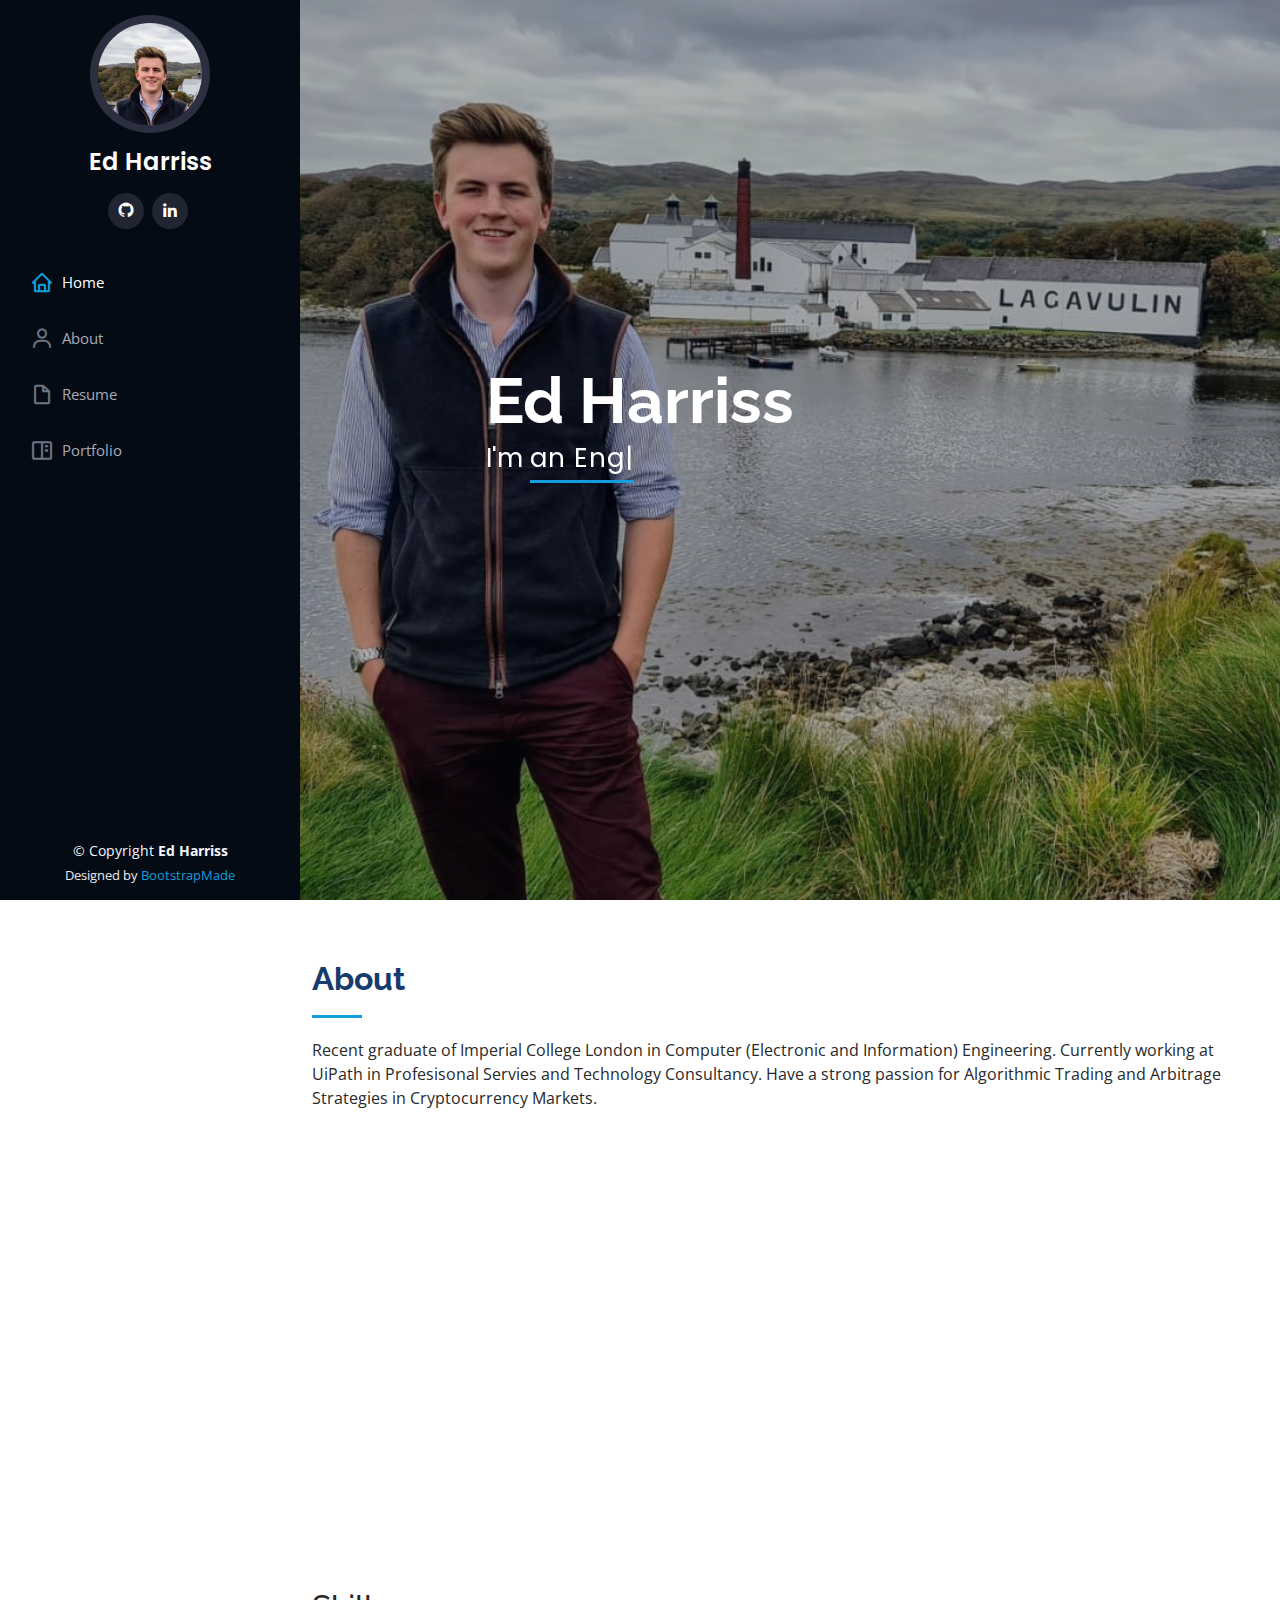
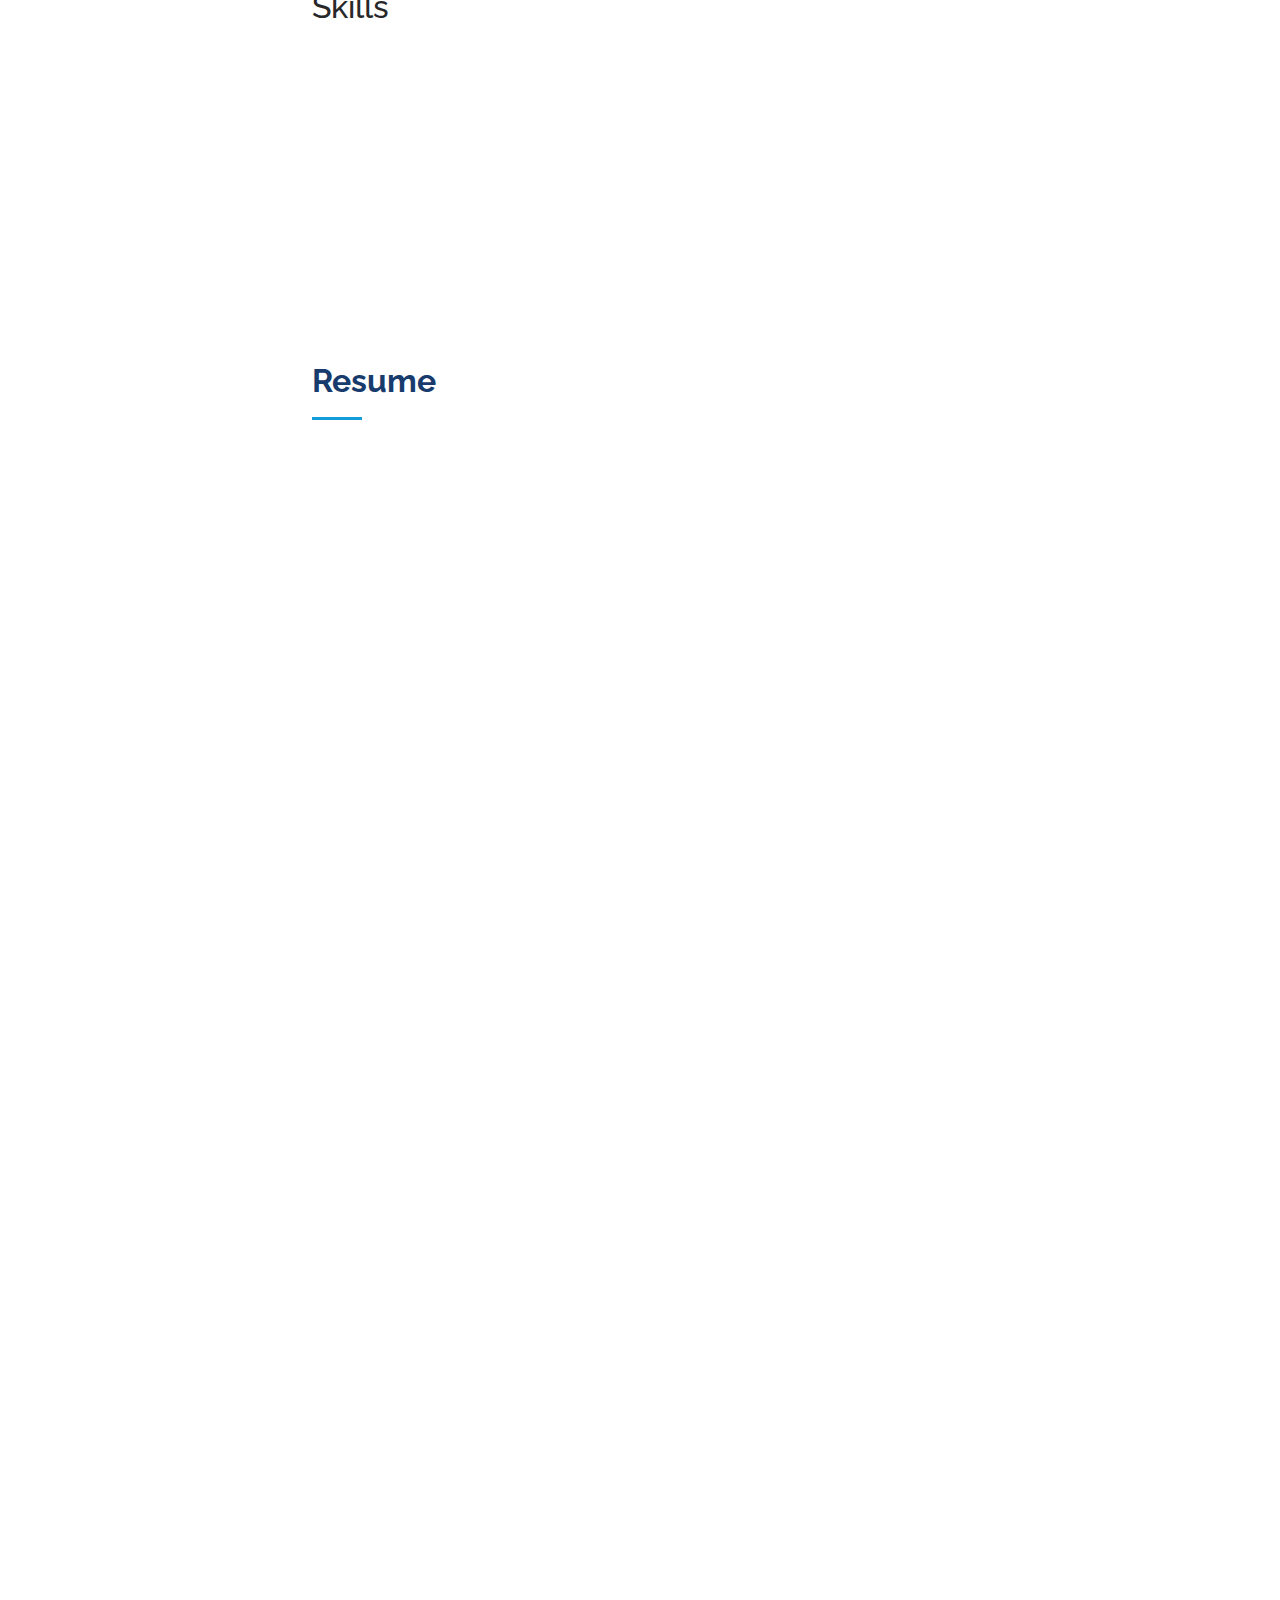
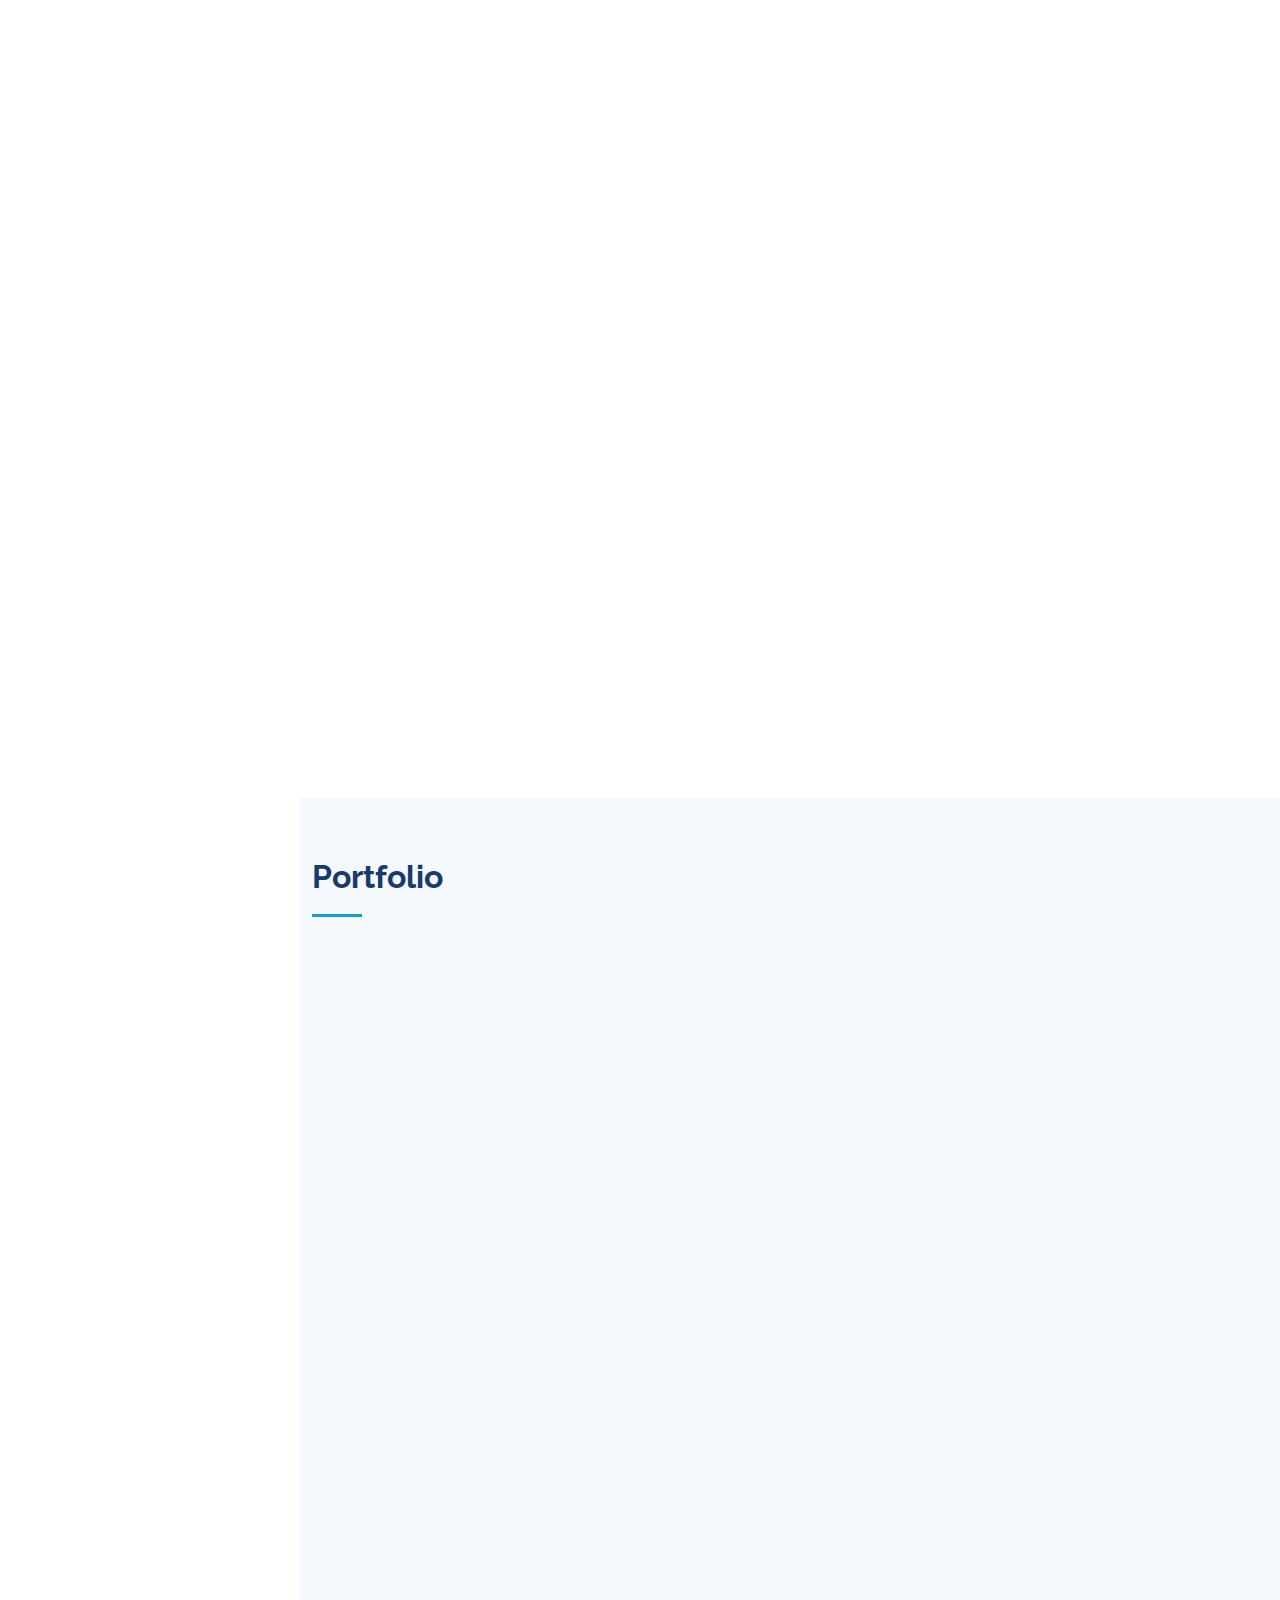
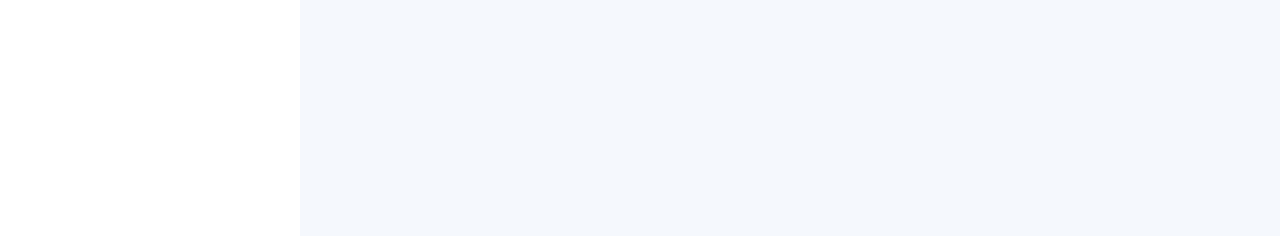
<file: index.html>
<!DOCTYPE html>
<html lang="en">

<head>
  <meta charset="utf-8">
  <meta content="width=device-width, initial-scale=1.0" name="viewport">

  <title>Ed Harriss</title>
  <meta content="" name="description">
  <meta content="" name="keywords">

  <!-- Favicons -->
  <link href="assets/img/logo_one.png" rel="icon">
  <link href="assets/img/logo_one.png" rel="apple-touch-icon">

  <!-- Google Fonts -->
  <link href="https://fonts.googleapis.com/css?family=Open+Sans:300,300i,400,400i,600,600i,700,700i|Raleway:300,300i,400,400i,500,500i,600,600i,700,700i|Poppins:300,300i,400,400i,500,500i,600,600i,700,700i" rel="stylesheet">

  <!-- Vendor CSS Files -->
  <link href="assets/vendor/aos/aos.css" rel="stylesheet">
  <link href="assets/vendor/bootstrap/css/bootstrap.min.css" rel="stylesheet">
  <link href="assets/vendor/bootstrap-icons/bootstrap-icons.css" rel="stylesheet">
  <link href="assets/vendor/boxicons/css/boxicons.min.css" rel="stylesheet">
  <link href="assets/vendor/glightbox/css/glightbox.min.css" rel="stylesheet">
  <link href="assets/vendor/swiper/swiper-bundle.min.css" rel="stylesheet">

  <!-- Template Main CSS File -->
  <link href="assets/css/style.css" rel="stylesheet">

  <!-- =======================================================
  * Template Name: iPortfolio - v3.3.0
  * Template URL: https://bootstrapmade.com/iportfolio-bootstrap-portfolio-websites-template/
  * Author: BootstrapMade.com
  * License: https://bootstrapmade.com/license/
  ======================================================== -->
</head>

<body>

  <!-- ======= Mobile nav toggle button ======= -->
  <i class="bi bi-list mobile-nav-toggle d-xl-none"></i>

  <!-- ======= Header ======= -->
  <header id="header">
    <div class="d-flex flex-column">

      <div class="profile">
        <img src="assets/img/profile.jpg" alt="" class="img-fluid rounded-circle">
        <h1 class="text-light"><a href="index.html">Ed Harriss</a></h1>
        <div class="social-links mt-3 text-center">
          <a href="https://github.com/EdwardHarriss" class="github"><i class="bx bxl-github"></i></a>
          <a href="https://www.linkedin.com/in/edharriss/" class="linkedin"><i class="bx bxl-linkedin"></i></a>
        </div>
      </div>

      <nav id="navbar" class="nav-menu navbar">
        <ul>
          <li><a href="#hero" class="nav-link scrollto active"><i class="bx bx-home"></i> <span>Home</span></a></li>
          <li><a href="#about" class="nav-link scrollto"><i class="bx bx-user"></i> <span>About</span></a></li>
          <li><a href="#resume" class="nav-link scrollto"><i class="bx bx-file-blank"></i> <span>Resume</span></a></li>
          <li><a href="#portfolio" class="nav-link scrollto"><i class="bx bx-book-content"></i> <span>Portfolio</span></a></li>
        </ul>
      </nav><!-- .nav-menu -->
    </div>
  </header><!-- End Header -->

  <!-- ======= Hero Section ======= -->
  <section id="hero" class="d-flex flex-column justify-content-center align-items-center">
    <div class="hero-container" data-aos="fade-in">
      <h1>Ed Harriss</h1>
      <p>I'm <span class="typed" data-typed-items="an Engineer, a Developer, a Team Player"></span></p>
    </div>
  </section><!-- End Hero -->

  <main id="main">

    <!-- ======= About Section ======= -->
    <section id="about" class="about">
      <div class="container">

        <div class="section-title">
          <h2>About</h2>
          <p>Recent graduate of Imperial College London in Computer (Electronic and Information) Engineering. Currently working at UiPath in Profesisonal Servies and Technology Consultancy. Have a strong passion for Algorithmic Trading and Arbitrage Strategies in Cryptocurrency Markets.</p>
        </div>

        <div class="row">
          <div class="col-lg-4" data-aos="fade-right">
            <img src="assets/img/profile.jpg" class="img-fluid" alt="">
          </div>
          <div class="col-lg-8 pt-4 pt-lg-0 content" data-aos="fade-left">
            <h3>Electronic and Information Engineer.</h3>
            <p class="fst-italic">
              Imperial College has been amazing in offering many opportunities to let me explore subjects I am passionate about and to be able to work with some of the smartest people I know.
            </p>
            <div class="row">
              <div class="col-lg-6">
                <ul>
                  <li><i class="bi bi-chevron-right"></i> <strong>Age:</strong> <span>23</span></li>
                  <li><i class="bi bi-chevron-right"></i> <strong>Degree:</strong> <span>Electronic and Information Engineering MEng, 2:1</span></li>
                  <li><i class="bi bi-chevron-right"></i> <strong>Email:</strong> <span>harriss.edward24@gmail.com</span></li>
                  <li><i class="bi bi-chevron-right"></i> <strong>City:</strong> <span>London, UK</span></li>
                </ul>
              </div>
            </div>
          </div>
        </div>
      </div>
    </section><!-- End About Section -->

    <!-- ======= Facts Section ======= -->
    <section id="facts" class="facts">
      <div class="container">

        <div class="facts">
          <h2>Skills</h2>
        </div>

        <div class="row no-gutters">

          <div class="col-lg-3 col-md-6 d-md-flex align-items-md-stretch" data-aos="fade-up">
            <div class="count-box">
              <i class="bi bi-plus"></i>
              <p><strong>C++</strong></p>
            </div>
          </div>

          <div class="col-lg-3 col-md-6 d-md-flex align-items-md-stretch" data-aos="fade-up" data-aos-delay="100">
            <div class="count-box">
              <i class="bi bi-cpu"></i>
              <p><strong>Python</strong></p>
            </div>
          </div>

          <div class="col-lg-3 col-md-6 d-md-flex align-items-md-stretch" data-aos="fade-up" data-aos-delay="200">
            <div class="count-box">
              <i class="bi bi-code-slash"></i>
              <p><strong>SQL</strong></p>
            </div>
          </div>

          <div class="col-lg-3 col-md-6 d-md-flex align-items-md-stretch" data-aos="fade-up" data-aos-delay="300">
            <div class="count-box">
              <i class="bi bi-cursor-text"></i>
              <p><strong>UiPath Suite</strong></p>
            </div>
          </div>

          <div class="col-lg-3 col-md-6 d-md-flex align-items-md-stretch" data-aos="fade-up" data-aos-delay="300">
            <div class="count-box">
              <i class="bi bi-folder"></i>
              <p><strong>Verilog</strong></p>
            </div>
          </div>

          <div class="col-lg-3 col-md-6 d-md-flex align-items-md-stretch" data-aos="fade-up" data-aos-delay="400">
            <div class="count-box">
              <i class="bi bi-file-earmark-excel"></i>
              <p><strong>Excel</strong></p>
            </div>
          </div>

          <div class="col-lg-3 col-md-6 d-md-flex align-items-md-stretch" data-aos="fade-up" data-aos-delay="500">
            <div class="count-box">
              <i class="bi bi-layers"></i>
              <p><strong>Quartus II</strong></p>
            </div>
          </div>

          <div class="col-lg-3 col-md-6 d-md-flex align-items-md-stretch" data-aos="fade-up" data-aos-delay="300">
            <div class="count-box">
              <i class="bi bi-diagram-3"></i>
              <p><strong>UiPath Suite</strong></p>
            </div>
          </div>

        </div>

      </div>
    </section><!-- End Facts Section -->



    <!-- ======= Resume Section ======= -->
    <section id="resume" class="resume">
      <div class="container">

        <div class="section-title">
          <h2>Resume</h2>
        </div>

        <div class="row">
          <div data-aos="fade-up">

            <h3 class="resume-title">Education</h3>
            <div class="resume-item">
              <h4>Electronic and Information Engineering MEng</h4>
              <h5>2018 - 2022</h5>
              <p><em>Imperial College London, London, UK</em></p>
              <p><strong>Predicted 2:1. Year 1 and 2 overall 2:1</strong></p>
                <li>Completed challenging assignments individually, and as a group, within time constraints. Developed my abilities at group work, problem-solving, and achieving under pressure.</li>
                <li>Vast knowledge of different programming languages: C++, Python, Verilog, Javascript, SQL.</li>
                <li>Relevant Modules: Digital System Design, Digital Electronics, Comp Arch, OOP, RT-DSP, Artificial Intelligence.</li>
                <li>Relevant Projects are listed within the <a href="#portfolio">portfolio section.</a></li>
            </div>
            <div class="resume-item">
              <h4>A-Levels</h4>
              <h5>2013 - 2018</h5>
              <p><em>Stonyhurst College, Lancashire, UK</em></p>
                <li>A-Levels: Maths (A*), Further Maths (A), Physics (A), Chemistry (A)</li>
            </div>
            <h3 class="resume-title">Work Experience</h3>
            <div class="resume-item">
              <h4>Professional Services Intern</h4>
              <h5>2021 - Present</h5>
              <p><em>UiPath, London, UK </em></p>
              <ul>
                <li>Competent in Robotic Process Automation and using the skills learnt to automatic tasks.</li>
                <li>Working with clients as part of the professional services team to help produce the their required solution.</li>
              </ul>
            </div>
            <div class="resume-item">
              <h4>Project Student</h4>
              <h5>2021 - 2021, April - June</h5>
              <p><em>Atlantic Pacific Internation Rescue Ltd, London, UK </em></p>
              <ul>
                <li>Elected the role of Project Manager to create a lifeboat information system.</li>
                <li>Had to work as a team to deliver a product fitted the clients specifications.</li>
              </ul>
            </div>
            <div class="resume-item">
              <h4>Imperial College London Undergraduate Teaching Assistant</h4>
              <h5>2020 - 2021</h5>
              <p><em>Imperial College London, London, UK </em></p>
              <ul>
                <li>Working as a team to teach first year pupils the basis of digital electronics and computer architecture.</li>
              </ul>
            </div>
            <div class="resume-item">
              <h4>MyTutor A-Level Mathematics and Physics Tutor</h4>
              <h5>2020 - 2021</h5>
              <p><em>MyTutor, London, UK </em></p>
              <ul>
                <li>Tutoring school pupils in A-Level Mathematics and Physics. </li>
              </ul>
            </div>
            <div class="resume-item">
              <h4>Membership Secretary</h4>
              <h5>2019 - 2021</h5>
              <p><em>Imperial College Rifle and Pistol Club, London, UK </em></p>
              <ul>
                <li>Working with the club executive committee, making accurate judgements and important decisions.</li>
              </ul>
            </div>
            <h3 class="resume-title">Interests &amp; Achievements</h3>
            <div class="resume-item">
              <ul>
                <li>Completed <strong>Bloomberg Market Concepts Certificate</strong> learning how to use the Bloomberg Terminal and the markets.</li>
                <li>Awarded <strong>ILM Level 3 Diplomer in Leadership and Management</strong> from analysing the different leadership styles.</li>
                <li>For two years running was ranked <strong>2<sup>nd</sup> in North England</strong> for Cadet Service Rifle.</li>
                <li>Competed for Lancaster county U21 smallbore rifle team.</li>
                <li>Physics and Mathematics National Silver awards at high school.</li>
                <li>Was ranked <strong>Under Officer</strong> in the Cadet Corps. The role included leading a platoon of 26 teenagers, teaching basic military skills.</li>
                <li>Awarded <strong>the Sword of Honour</strong> in the Cadet Corps - "Awarded for outstanding service, honour and integrity".</li>
              </ul>
            </div>
          </div>
        </div>
      </div>
    </section><!-- End Resume Section -->

    <!-- ======= Portfolio Section ======= -->
    <section id="portfolio" class="portfolio section-bg">
      <div class="container">

        <div class="section-title">
          <h2>Portfolio</h2>
        </div>

        <div class="row" data-aos="fade-up">
          <div class="col-lg-12 d-flex justify-content-center">
            <ul id="portfolio-flters">
              <li data-filter="*" class="filter-active">All</li>
              <li data-filter=".filter-group">Group Projects</li>
              <li data-filter=".filter-pairs">Pairs</li>
            </ul>
          </div>
        </div>

        <div class="row portfolio-container" data-aos="fade-up" data-aos-delay="100">

          <div class="col-lg-4 col-md-6 portfolio-item filter-group">
            <div class="portfolio-wrap">
              <img src="assets/img/portfolio/atlantic_pacific.png" class="img-fluid" alt="">
              <div class="portfolio-links">
                <a href="assets/img/portfolio/atlantic_pacific.png" data-gallery="portfolioGallery" class="portfolio-lightbox" title="Atlantic Pacific Information System"><i class="bx bx-plus"></i></a>
                <a href="atlantic_pacific.html" title="More Details"><i class="bx bx-link"></i></a>
              </div>
            </div>
          </div>

          <div class="col-lg-4 col-md-6 portfolio-item filter-pairs">
            <div class="portfolio-wrap">
              <img src="assets/img/portfolio/dsd.jpg" class="img-fluid" alt="">
              <div class="portfolio-links">
                <a href="assets/img/portfolio/dsd.jpg" data-gallery="portfolioGallery" class="portfolio-lightbox" title="FPGA Floating-Point Arithmetic"><i class="bx bx-plus"></i></a>
                <a href="dsd.html" title="More Details"><i class="bx bx-link"></i></a>
              </div>
            </div>
          </div>

          <div class="col-lg-4 col-md-6 portfolio-item filter-group">
            <div class="portfolio-wrap">
              <img src="assets/img/portfolio/workmate.PNG" class="img-fluid" alt="">
              <div class="portfolio-links">
                <a href="assets/img/portfolio/workmate.PNG" data-gallery="portfolioGallery" class="portfolio-lightbox" title="WorkMate"><i class="bx bx-plus"></i></a>
                <a href="workmate.html" title="More Details"><i class="bx bx-link"></i></a>
              </div>
            </div>
          </div>

          <div class="col-lg-4 col-md-6 portfolio-item filter-group">
            <div class="portfolio-wrap">
              <img src="assets/img/portfolio/piano.jpeg" class="img-fluid" alt="">
              <div class="portfolio-links">
                <a href="assets/img/portfolio/piano.jpeg" data-gallery="portfolioGallery" class="portfolio-lightbox" title="Synthesizer"><i class="bx bx-plus"></i></a>
                <a href="piano.html" title="More Details"><i class="bx bx-link"></i></a>
              </div>
            </div>
          </div>

          <div class="col-lg-4 col-md-6 portfolio-item filter-pairs">
            <div class="portfolio-wrap">
              <img src="assets/img/portfolio/rtdsp.jpg" class="img-fluid" alt="">
              <div class="portfolio-links">
                <a href="assets/img/portfolio/rtdsp.jpg" data-gallery="portfolioGallery" class="portfolio-lightbox" title="Vocal Track Remover"><i class="bx bx-plus"></i></a>
                <a href="rtdsp.html" title="More Details"><i class="bx bx-link"></i></a>
              </div>
            </div>
          </div>

          <div class="col-lg-4 col-md-6 portfolio-item filter-pairs">
            <div class="portfolio-wrap">
              <img src="assets/img/portfolio/mips.png" class="img-fluid" alt="">
              <div class="portfolio-links">
                <a href="assets/img/portfolio/mips.png" data-gallery="portfolioGallery" class="portfolio-lightbox" title="MIPS Simulator"><i class="bx bx-plus"></i></a>
                <a href="mips.html" title="More Details"><i class="bx bx-link"></i></a>
              </div>
            </div>
          </div>

          <div class="col-lg-4 col-md-6 portfolio-item filter-group">
            <div class="portfolio-wrap">
              <img src="assets/img/portfolio/cookie.jpg" class="img-fluid" alt="">
              <div class="portfolio-links">
                <a href="assets/img/portfolio/cookie.jpg" data-gallery="portfolioGallery" class="portfolio-lightbox" title="CookEIE Monster"><i class="bx bx-plus"></i></a>
                <a href="cookie.html" title="More Details"><i class="bx bx-link"></i></a>
              </div>
            </div>
          </div>

          <div class="col-lg-4 col-md-6 portfolio-item filter-group">
            <div class="portfolio-wrap">
              <img src="assets/img/portfolio/corona.PNG" class="img-fluid" alt="">
              <div class="portfolio-links">
                <a href="assets/img/portfolio/corona.PNG" data-gallery="portfolioGallery" class="portfolio-lightbox" title="CoronaTime"><i class="bx bx-plus"></i></a>
                <a href="consulting.html" title="More Details"><i class="bx bx-link"></i></a>
              </div>
            </div>
          </div>

          <div class="col-lg-4 col-md-6 portfolio-item filter-pairs">
            <div class="portfolio-wrap">
              <img src="assets/img/portfolio/comp.jpg" class="img-fluid" alt="">
              <div class="portfolio-links">
                <a href="assets/img/portfolio/comp.jpg" data-gallery="portfolioGallery" class="portfolio-lightbox" title="C Compiler and C to Python Translator"><i class="bx bx-plus"></i></a>
                <a href="comp.html" title="More Details"><i class="bx bx-link"></i></a>
              </div>
            </div>
          </div>

        </div>

      </div>
    </section><!-- End Portfolio Section -->

  </main><!-- End #main -->

  <!-- ======= Footer ======= -->
  <footer id="footer">
    <div class="container">
      <div class="copyright">
        &copy; Copyright <strong><span>Ed Harriss</span></strong>
      </div>
      <div class="credits">
        <!-- All the links in the footer should remain intact. -->
        <!-- You can delete the links only if you purchased the pro version. -->
        <!-- Licensing information: https://bootstrapmade.com/license/ -->
        <!-- Purchase the pro version with working PHP/AJAX contact form: https://bootstrapmade.com/iportfolio-bootstrap-portfolio-websites-template/ -->
        Designed by <a href="https://bootstrapmade.com/">BootstrapMade</a>
      </div>
    </div>
  </footer><!-- End  Footer -->

  <a href="#" class="back-to-top d-flex align-items-center justify-content-center"><i class="bi bi-arrow-up-short"></i></a>

  <!-- Vendor JS Files -->
  <script src="assets/vendor/aos/aos.js"></script>
  <script src="assets/vendor/bootstrap/js/bootstrap.bundle.min.js"></script>
  <script src="assets/vendor/glightbox/js/glightbox.min.js"></script>
  <script src="assets/vendor/isotope-layout/isotope.pkgd.min.js"></script>
  <script src="assets/vendor/php-email-form/validate.js"></script>
  <script src="assets/vendor/purecounter/purecounter.js"></script>
  <script src="assets/vendor/swiper/swiper-bundle.min.js"></script>
  <script src="assets/vendor/typed.js/typed.min.js"></script>
  <script src="assets/vendor/waypoints/noframework.waypoints.js"></script>

  <!-- Template Main JS File -->
  <script src="assets/js/main.js"></script>

</body>

</html>
</file>
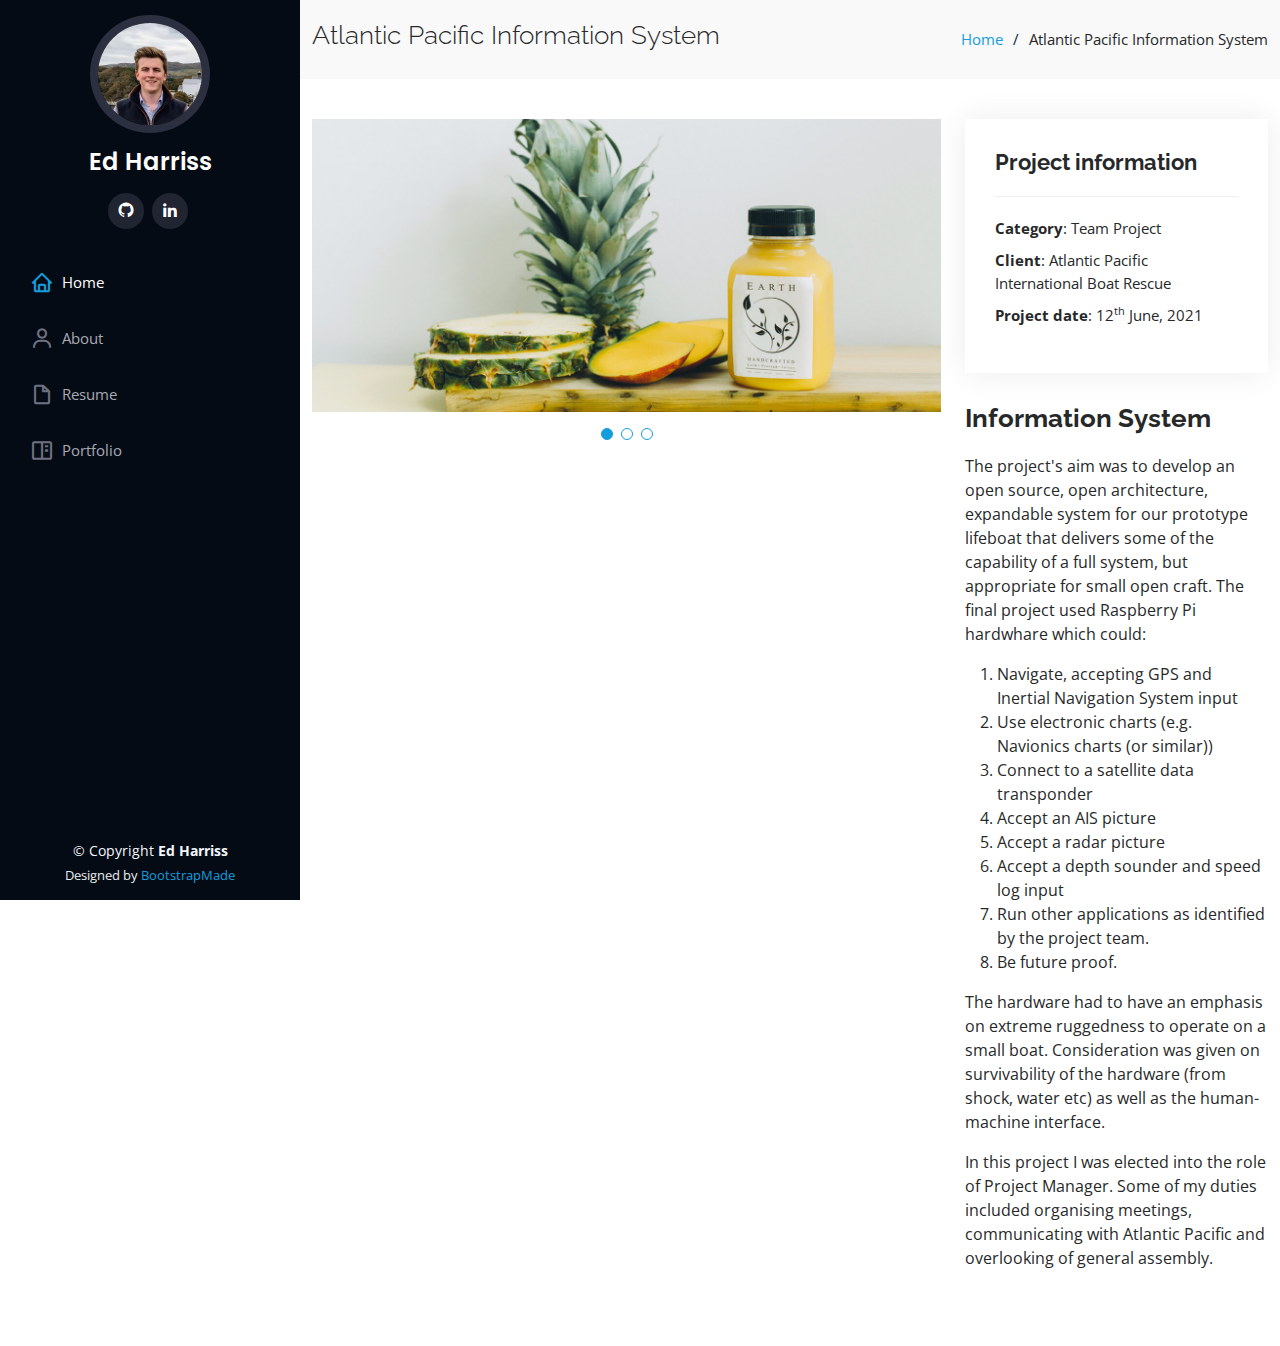
<file: atlantic_pacific.html>
<!DOCTYPE html>
<html lang="en">

<head>
  <meta charset="utf-8">
  <meta content="width=device-width, initial-scale=1.0" name="viewport">

  <title>Portfolio Details</title>
  <meta content="" name="description">
  <meta content="" name="keywords">

  <!-- Favicons -->
  <link href="assets/img/logo_one.png" rel="icon">
  <link href="assets/img/logo_one.png" rel="apple-touch-icon">

  <!-- Google Fonts -->
  <link href="https://fonts.googleapis.com/css?family=Open+Sans:300,300i,400,400i,600,600i,700,700i|Raleway:300,300i,400,400i,500,500i,600,600i,700,700i|Poppins:300,300i,400,400i,500,500i,600,600i,700,700i" rel="stylesheet">

  <!-- Vendor CSS Files -->
  <link href="assets/vendor/aos/aos.css" rel="stylesheet">
  <link href="assets/vendor/bootstrap/css/bootstrap.min.css" rel="stylesheet">
  <link href="assets/vendor/bootstrap-icons/bootstrap-icons.css" rel="stylesheet">
  <link href="assets/vendor/boxicons/css/boxicons.min.css" rel="stylesheet">
  <link href="assets/vendor/glightbox/css/glightbox.min.css" rel="stylesheet">
  <link href="assets/vendor/swiper/swiper-bundle.min.css" rel="stylesheet">

  <!-- Template Main CSS File -->
  <link href="assets/css/style.css" rel="stylesheet">

  <!-- =======================================================
  * Template Name: iPortfolio - v3.3.0
  * Template URL: https://bootstrapmade.com/iportfolio-bootstrap-portfolio-websites-template/
  * Author: BootstrapMade.com
  * License: https://bootstrapmade.com/license/
  ======================================================== -->
</head>

<body>

  <!-- ======= Mobile nav toggle button ======= -->
  <i class="bi bi-list mobile-nav-toggle d-xl-none"></i>

  <!-- ======= Header ======= -->
  <header id="header">
    <div class="d-flex flex-column">

      <div class="profile">
        <img src="assets/img/profile.jpg" alt="" class="img-fluid rounded-circle">
        <h1 class="text-light"><a href="index.html">Ed Harriss</a></h1>
        <div class="social-links mt-3 text-center">
          <a href="https://github.com/EdwardHarriss" class="github"><i class="bx bxl-github"></i></a>
          <a href="https://www.linkedin.com/in/edharriss/" class="linkedin"><i class="bx bxl-linkedin"></i></a>
        </div>
      </div>

      <nav id="navbar" class="nav-menu navbar">
        <ul>
          <li><a href="index.html#hero" class="nav-link scrollto active"><i class="bx bx-home"></i> <span>Home</span></a></li>
          <li><a href="index.html#about" class="nav-link scrollto"><i class="bx bx-user"></i> <span>About</span></a></li>
          <li><a href="index.html#resume" class="nav-link scrollto"><i class="bx bx-file-blank"></i> <span>Resume</span></a></li>
          <li><a href="index.html#portfolio" class="nav-link scrollto"><i class="bx bx-book-content"></i> <span>Portfolio</span></a></li>
        </ul>
      </nav><!-- .nav-menu -->
    </div>
  </header><!-- End Header -->

  <main id="main">

    <!-- ======= Breadcrumbs ======= -->
    <section id="breadcrumbs" class="breadcrumbs">
      <div class="container">

        <div class="d-flex justify-content-between align-items-center">
          <h2>Atlantic Pacific Information System</h2>
          <ol>
            <li><a href="index.html">Home</a></li>
            <li>Atlantic Pacific Information System</li>
          </ol>
        </div>

      </div>
    </section><!-- End Breadcrumbs -->

    <!-- ======= Portfolio Details Section ======= -->
    <section id="portfolio-details" class="portfolio-details">
      <div class="container">

        <div class="row gy-4">

          <div class="col-lg-8">
            <div class="portfolio-details-slider swiper-container">
              <div class="swiper-wrapper align-items-center">

                <div class="swiper-slide">
                  <img src="assets/img/portfolio/portfolio-details-1.jpg" alt="">
                </div>

                <div class="swiper-slide">
                  <img src="assets/img/portfolio/portfolio-details-2.jpg" alt="">
                </div>

                <div class="swiper-slide">
                  <img src="assets/img/portfolio/portfolio-details-3.jpg" alt="">
                </div>

              </div>
              <div class="swiper-pagination"></div>
            </div>
          </div>

          <div class="col-lg-4">
            <div class="portfolio-info">
              <h3>Project information</h3>
              <ul>
                <li><strong>Category</strong>: Team Project</li>
                <li><strong>Client</strong>: Atlantic Pacific International Boat Rescue</li>
                <li><strong>Project date</strong>: 12<sup>th</sup> June, 2021</li>
              </ul>
            </div>
            <div class="portfolio-description">
              <h2>Information System</h2>
                <p>The project's aim was to develop an open source, open architecture, expandable system for our prototype lifeboat that delivers some of the capability of a full system, but appropriate for small open craft.
                The final project used Raspberry Pi hardwhare which could: </p>
                <ol>
                  <li>Navigate, accepting GPS and Inertial Navigation System input</li>
                  <li>Use electronic charts (e.g. Navionics charts (or similar))</li>
                  <li>Connect to a satellite data transponder</li>
                  <li>Accept an AIS picture</li>
                  <li>Accept a radar picture</li>
                  <li>Accept a depth sounder and speed log input</li>
                  <li>Run other applications as identified by the project team.</li>
                  <li>Be future proof.</li>
                </ol>
                <p>The hardware had to have an emphasis on extreme ruggedness to operate on a small boat. Consideration was given on survivability of the hardware (from shock, water etc) as well as the human-machine interface.
                </p>
                <p>In this project I was elected into the role of Project Manager. Some of my duties included organising meetings, communicating with Atlantic Pacific and overlooking of general assembly.</p>
              </p>
            </div>
          </div>

        </div>

      </div>
    </section><!-- End Portfolio Details Section -->

  </main><!-- End #main -->

  <!-- ======= Footer ======= -->
  <footer id="footer">
    <div class="container">
      <div class="copyright">
        &copy; Copyright <strong><span>Ed Harriss</span></strong>
      </div>
      <div class="credits">
        <!-- All the links in the footer should remain intact. -->
        <!-- You can delete the links only if you purchased the pro version. -->
        <!-- Licensing information: https://bootstrapmade.com/license/ -->
        <!-- Purchase the pro version with working PHP/AJAX contact form: https://bootstrapmade.com/iportfolio-bootstrap-portfolio-websites-template/ -->
        Designed by <a href="https://bootstrapmade.com/">BootstrapMade</a>
      </div>
    </div>
  </footer><!-- End  Footer -->

  <a href="#" class="back-to-top d-flex align-items-center justify-content-center"><i class="bi bi-arrow-up-short"></i></a>

  <!-- Vendor JS Files -->
  <script src="assets/vendor/aos/aos.js"></script>
  <script src="assets/vendor/bootstrap/js/bootstrap.bundle.min.js"></script>
  <script src="assets/vendor/glightbox/js/glightbox.min.js"></script>
  <script src="assets/vendor/isotope-layout/isotope.pkgd.min.js"></script>
  <script src="assets/vendor/php-email-form/validate.js"></script>
  <script src="assets/vendor/purecounter/purecounter.js"></script>
  <script src="assets/vendor/swiper/swiper-bundle.min.js"></script>
  <script src="assets/vendor/typed.js/typed.min.js"></script>
  <script src="assets/vendor/waypoints/noframework.waypoints.js"></script>

  <!-- Template Main JS File -->
  <script src="assets/js/main.js"></script>

</body>

</html>
</file>
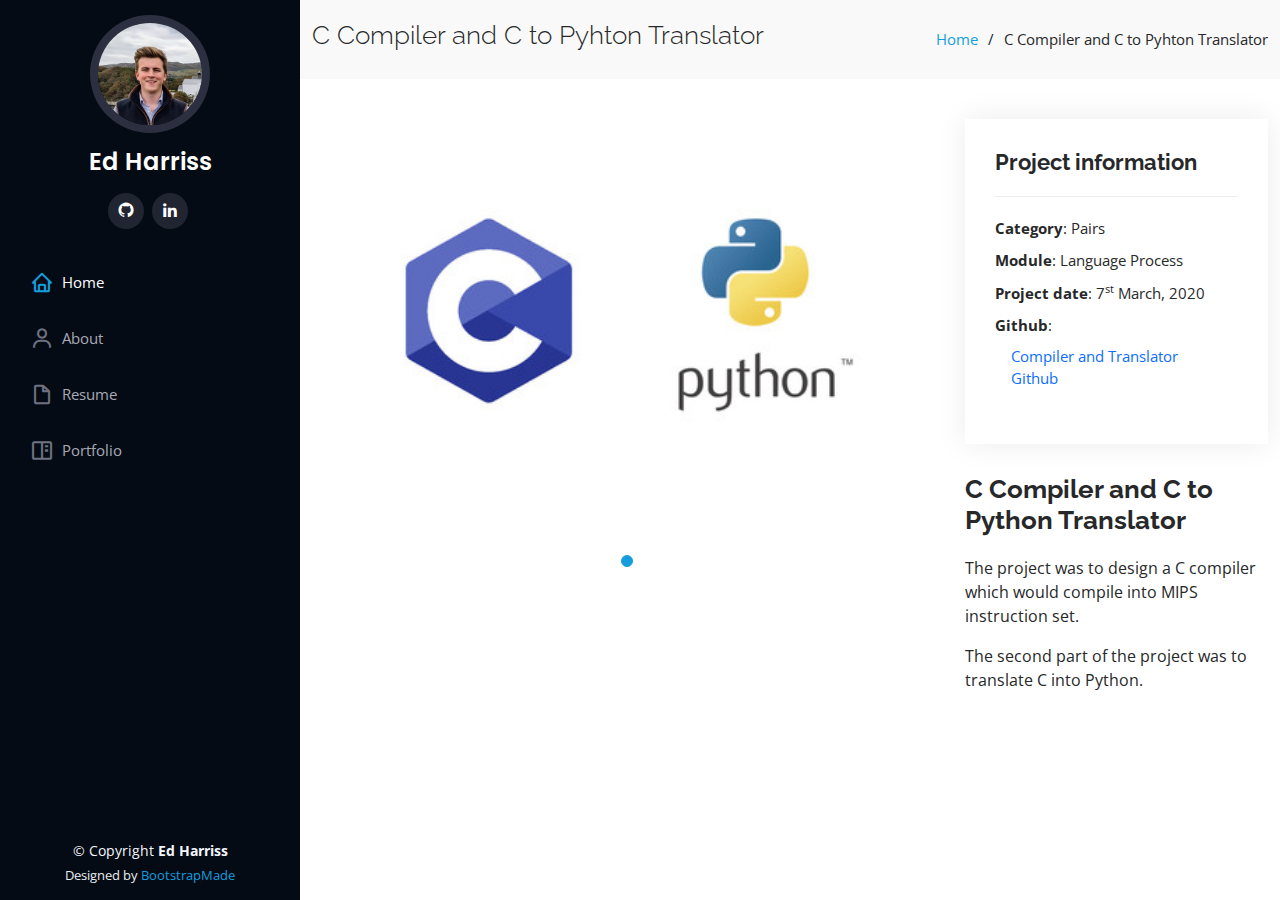
<file: comp.html>
<!DOCTYPE html>
<html lang="en">

<head>
  <meta charset="utf-8">
  <meta content="width=device-width, initial-scale=1.0" name="viewport">

  <title>Portfolio Details</title>
  <meta content="" name="description">
  <meta content="" name="keywords">

  <!-- Favicons -->
  <link href="assets/img/logo_one.png" rel="icon">
  <link href="assets/img/logo_one.png" rel="apple-touch-icon">

  <!-- Google Fonts -->
  <link href="https://fonts.googleapis.com/css?family=Open+Sans:300,300i,400,400i,600,600i,700,700i|Raleway:300,300i,400,400i,500,500i,600,600i,700,700i|Poppins:300,300i,400,400i,500,500i,600,600i,700,700i" rel="stylesheet">

  <!-- Vendor CSS Files -->
  <link href="assets/vendor/aos/aos.css" rel="stylesheet">
  <link href="assets/vendor/bootstrap/css/bootstrap.min.css" rel="stylesheet">
  <link href="assets/vendor/bootstrap-icons/bootstrap-icons.css" rel="stylesheet">
  <link href="assets/vendor/boxicons/css/boxicons.min.css" rel="stylesheet">
  <link href="assets/vendor/glightbox/css/glightbox.min.css" rel="stylesheet">
  <link href="assets/vendor/swiper/swiper-bundle.min.css" rel="stylesheet">

  <!-- Template Main CSS File -->
  <link href="assets/css/style.css" rel="stylesheet">

  <!-- =======================================================
  * Template Name: iPortfolio - v3.3.0
  * Template URL: https://bootstrapmade.com/iportfolio-bootstrap-portfolio-websites-template/
  * Author: BootstrapMade.com
  * License: https://bootstrapmade.com/license/
  ======================================================== -->
</head>

<body>

  <!-- ======= Mobile nav toggle button ======= -->
  <i class="bi bi-list mobile-nav-toggle d-xl-none"></i>

  <!-- ======= Header ======= -->
  <header id="header">
    <div class="d-flex flex-column">

      <div class="profile">
        <img src="assets/img/profile.jpg" alt="" class="img-fluid rounded-circle">
        <h1 class="text-light"><a href="index.html">Ed Harriss</a></h1>
        <div class="social-links mt-3 text-center">
          <a href="https://github.com/EdwardHarriss" class="github"><i class="bx bxl-github"></i></a>
          <a href="https://www.linkedin.com/in/edharriss/" class="linkedin"><i class="bx bxl-linkedin"></i></a>
        </div>
      </div>

      <nav id="navbar" class="nav-menu navbar">
        <ul>
          <li><a href="index.html#hero" class="nav-link scrollto active"><i class="bx bx-home"></i> <span>Home</span></a></li>
          <li><a href="index.html#about" class="nav-link scrollto"><i class="bx bx-user"></i> <span>About</span></a></li>
          <li><a href="index.html#resume" class="nav-link scrollto"><i class="bx bx-file-blank"></i> <span>Resume</span></a></li>
          <li><a href="index.html#portfolio" class="nav-link scrollto"><i class="bx bx-book-content"></i> <span>Portfolio</span></a></li>
        </ul>
      </nav><!-- .nav-menu -->
    </div>
  </header><!-- End Header -->

  <main id="main">

    <!-- ======= Breadcrumbs ======= -->
    <section id="breadcrumbs" class="breadcrumbs">
      <div class="container">

        <div class="d-flex justify-content-between align-items-center">
          <h2>C Compiler and C to Pyhton Translator</h2>
          <ol>
            <li><a href="index.html">Home</a></li>
            <li>C Compiler and C to Pyhton Translator</li>
          </ol>
        </div>

      </div>
    </section><!-- End Breadcrumbs -->

    <!-- ======= Portfolio Details Section ======= -->
    <section id="portfolio-details" class="portfolio-details">
      <div class="container">

        <div class="row gy-4">

          <div class="col-lg-8">
            <div class="portfolio-details-slider swiper-container">
              <div class="swiper-wrapper align-items-center">

                <div class="swiper-slide">
                  <img src="assets/img/portfolio/comp.jpg" alt="">
                </div>
                
              </div>
              <div class="swiper-pagination"></div>
            </div>
          </div>

          <div class="col-lg-4">
            <div class="portfolio-info">
              <h3>Project information</h3>
              <ul>
                <li><strong>Category</strong>: Pairs</li>
                <li><strong>Module</strong>: Language Process</li>
                <li><strong>Project date</strong>: 7<sup>st</sup> March, 2020</li>
                <li><strong>Github</strong>: <a href="https://github.com/EdwardHarriss/C-Compiler-and-C-to-Python-Translator" class = "nav-link"> Compiler and Translator Github</li></a>
              </ul>
            </div> 
            <div class="portfolio-description">
              <h2>C Compiler and C to Python Translator</h2>
                <p>The project was to design a C compiler which would compile into MIPS instruction set.</p>
                <P>The second part of the project was to translate C into Python.</P>
            </div>
          </div>

        </div>

      </div>
    </section><!-- End Portfolio Details Section -->

  </main><!-- End #main -->

  <!-- ======= Footer ======= -->
  <footer id="footer">
    <div class="container">
      <div class="copyright">
        &copy; Copyright <strong><span>Ed Harriss</span></strong>
      </div>
      <div class="credits">
        <!-- All the links in the footer should remain intact. -->
        <!-- You can delete the links only if you purchased the pro version. -->
        <!-- Licensing information: https://bootstrapmade.com/license/ -->
        <!-- Purchase the pro version with working PHP/AJAX contact form: https://bootstrapmade.com/iportfolio-bootstrap-portfolio-websites-template/ -->
        Designed by <a href="https://bootstrapmade.com/">BootstrapMade</a>
      </div>
    </div>
  </footer><!-- End  Footer -->

  <a href="#" class="back-to-top d-flex align-items-center justify-content-center"><i class="bi bi-arrow-up-short"></i></a>

  <!-- Vendor JS Files -->
  <script src="assets/vendor/aos/aos.js"></script>
  <script src="assets/vendor/bootstrap/js/bootstrap.bundle.min.js"></script>
  <script src="assets/vendor/glightbox/js/glightbox.min.js"></script>
  <script src="assets/vendor/isotope-layout/isotope.pkgd.min.js"></script>
  <script src="assets/vendor/php-email-form/validate.js"></script>
  <script src="assets/vendor/purecounter/purecounter.js"></script>
  <script src="assets/vendor/swiper/swiper-bundle.min.js"></script>
  <script src="assets/vendor/typed.js/typed.min.js"></script>
  <script src="assets/vendor/waypoints/noframework.waypoints.js"></script>

  <!-- Template Main JS File -->
  <script src="assets/js/main.js"></script>

</body>

</html>
</file>
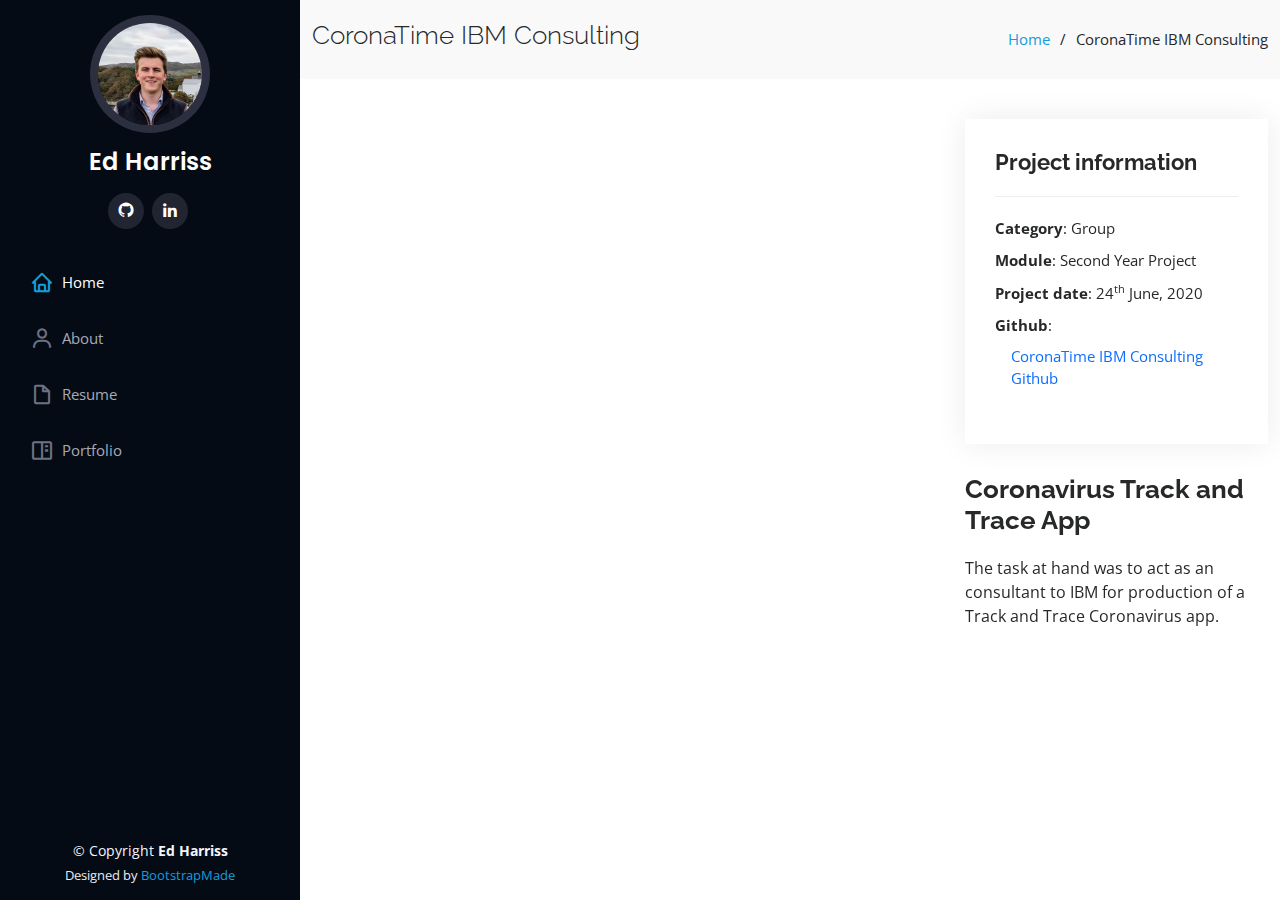
<file: consulting.html>
<!DOCTYPE html>
<html lang="en">

<head>
  <meta charset="utf-8">
  <meta content="width=device-width, initial-scale=1.0" name="viewport">

  <title>Portfolio Details</title>
  <meta content="" name="description">
  <meta content="" name="keywords">

  <!-- Favicons -->
  <link href="assets/img/logo_one.png" rel="icon">
  <link href="assets/img/logo_one.png" rel="apple-touch-icon">

  <!-- Google Fonts -->
  <link href="https://fonts.googleapis.com/css?family=Open+Sans:300,300i,400,400i,600,600i,700,700i|Raleway:300,300i,400,400i,500,500i,600,600i,700,700i|Poppins:300,300i,400,400i,500,500i,600,600i,700,700i" rel="stylesheet">

  <!-- Vendor CSS Files -->
  <link href="assets/vendor/aos/aos.css" rel="stylesheet">
  <link href="assets/vendor/bootstrap/css/bootstrap.min.css" rel="stylesheet">
  <link href="assets/vendor/bootstrap-icons/bootstrap-icons.css" rel="stylesheet">
  <link href="assets/vendor/boxicons/css/boxicons.min.css" rel="stylesheet">
  <link href="assets/vendor/glightbox/css/glightbox.min.css" rel="stylesheet">
  <link href="assets/vendor/swiper/swiper-bundle.min.css" rel="stylesheet">

  <!-- Template Main CSS File -->
  <link href="assets/css/style.css" rel="stylesheet">

  <!-- =======================================================
  * Template Name: iPortfolio - v3.3.0
  * Template URL: https://bootstrapmade.com/iportfolio-bootstrap-portfolio-websites-template/
  * Author: BootstrapMade.com
  * License: https://bootstrapmade.com/license/
  ======================================================== -->
</head>

<body>

  <!-- ======= Mobile nav toggle button ======= -->
  <i class="bi bi-list mobile-nav-toggle d-xl-none"></i>

  <!-- ======= Header ======= -->
  <header id="header">
    <div class="d-flex flex-column">

      <div class="profile">
        <img src="assets/img/profile.jpg" alt="" class="img-fluid rounded-circle">
        <h1 class="text-light"><a href="index.html">Ed Harriss</a></h1>
        <div class="social-links mt-3 text-center">
          <a href="https://github.com/EdwardHarriss" class="github"><i class="bx bxl-github"></i></a>
          <a href="https://www.linkedin.com/in/edharriss/" class="linkedin"><i class="bx bxl-linkedin"></i></a>
        </div>
      </div>

      <nav id="navbar" class="nav-menu navbar">
        <ul>
          <li><a href="index.html#hero" class="nav-link scrollto active"><i class="bx bx-home"></i> <span>Home</span></a></li>
          <li><a href="index.html#about" class="nav-link scrollto"><i class="bx bx-user"></i> <span>About</span></a></li>
          <li><a href="index.html#resume" class="nav-link scrollto"><i class="bx bx-file-blank"></i> <span>Resume</span></a></li>
          <li><a href="index.html#portfolio" class="nav-link scrollto"><i class="bx bx-book-content"></i> <span>Portfolio</span></a></li>
        </ul>
      </nav><!-- .nav-menu -->
    </div>
  </header><!-- End Header -->

  <main id="main">

    <!-- ======= Breadcrumbs ======= -->
    <section id="breadcrumbs" class="breadcrumbs">
      <div class="container">

        <div class="d-flex justify-content-between align-items-center">
          <h2>CoronaTime IBM Consulting</h2>
          <ol>
            <li><a href="index.html">Home</a></li>
            <li>CoronaTime IBM Consulting</li>
          </ol>
        </div>

      </div>
    </section><!-- End Breadcrumbs -->

    <!-- ======= Portfolio Details Section ======= -->
    <section id="portfolio-details" class="portfolio-details">
      <div class="container">

        <div class="row gy-4">

          <div class="col-lg-8">

            <iframe width="800" height="450" src="https://www.youtube.com/embed/w5pRz5Vg5lU" title="YouTube video player"
             frameborder="0" allow="accelerometer; autoplay; clipboard-write; encrypted-media; gyroscope; picture-in-picture" allowfullscreen></iframe>

          </div>

          <div class="col-lg-4">
            <div class="portfolio-info">
              <h3>Project information</h3>
              <ul>
                <li><strong>Category</strong>: Group</li>
                <li><strong>Module</strong>: Second Year Project</li>
                <li><strong>Project date</strong>: 24<sup>th</sup> June, 2020</li>
                <li><strong>Github</strong>: <a href="https://github.com/EdwardHarriss/FPGA_Floating-Point_Artithmetic" class = "nav-link"> CoronaTime IBM Consulting Github</li></a>
              </ul>
            </div> 
            <div class="portfolio-description">
              <h2>Coronavirus Track and Trace App</h2>
                <p>The task at hand was to act as an consultant to IBM for production of a Track and Trace Coronavirus app.</p>
            </div>
          </div>

        </div>

      </div>
    </section><!-- End Portfolio Details Section -->

  </main><!-- End #main -->

  <!-- ======= Footer ======= -->
  <footer id="footer">
    <div class="container">
      <div class="copyright">
        &copy; Copyright <strong><span>Ed Harriss</span></strong>
      </div>
      <div class="credits">
        <!-- All the links in the footer should remain intact. -->
        <!-- You can delete the links only if you purchased the pro version. -->
        <!-- Licensing information: https://bootstrapmade.com/license/ -->
        <!-- Purchase the pro version with working PHP/AJAX contact form: https://bootstrapmade.com/iportfolio-bootstrap-portfolio-websites-template/ -->
        Designed by <a href="https://bootstrapmade.com/">BootstrapMade</a>
      </div>
    </div>
  </footer><!-- End  Footer -->

  <a href="#" class="back-to-top d-flex align-items-center justify-content-center"><i class="bi bi-arrow-up-short"></i></a>

  <!-- Vendor JS Files -->
  <script src="assets/vendor/aos/aos.js"></script>
  <script src="assets/vendor/bootstrap/js/bootstrap.bundle.min.js"></script>
  <script src="assets/vendor/glightbox/js/glightbox.min.js"></script>
  <script src="assets/vendor/isotope-layout/isotope.pkgd.min.js"></script>
  <script src="assets/vendor/php-email-form/validate.js"></script>
  <script src="assets/vendor/purecounter/purecounter.js"></script>
  <script src="assets/vendor/swiper/swiper-bundle.min.js"></script>
  <script src="assets/vendor/typed.js/typed.min.js"></script>
  <script src="assets/vendor/waypoints/noframework.waypoints.js"></script>

  <!-- Template Main JS File -->
  <script src="assets/js/main.js"></script>

</body>

</html>
</file>
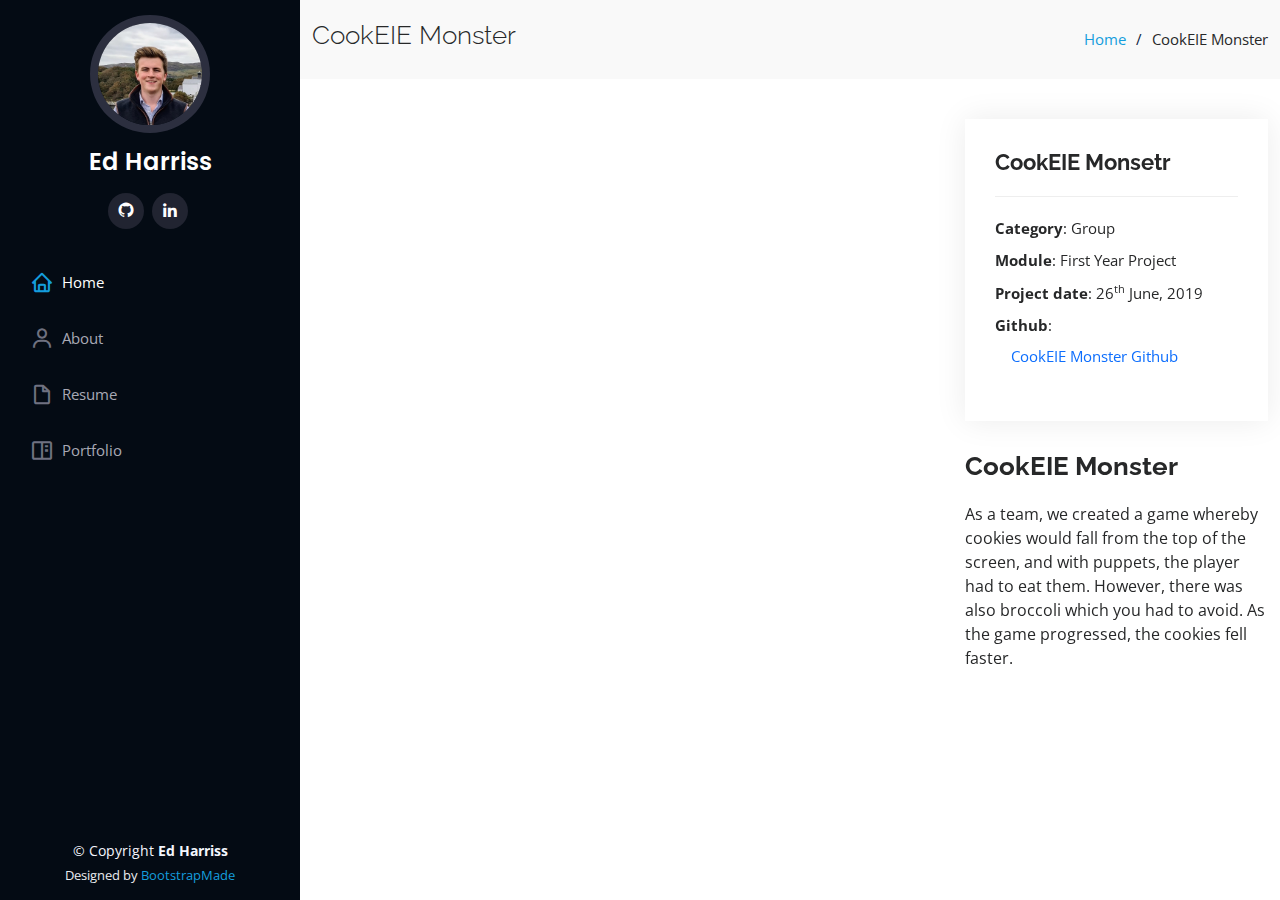
<file: cookie.html>
<!DOCTYPE html>
<html lang="en">

<head>
  <meta charset="utf-8">
  <meta content="width=device-width, initial-scale=1.0" name="viewport">

  <title>Portfolio Details</title>
  <meta content="" name="description">
  <meta content="" name="keywords">

  <!-- Favicons -->
  <link href="assets/img/logo_one.png" rel="icon">
  <link href="assets/img/logo_one.png" rel="apple-touch-icon">

  <!-- Google Fonts -->
  <link href="https://fonts.googleapis.com/css?family=Open+Sans:300,300i,400,400i,600,600i,700,700i|Raleway:300,300i,400,400i,500,500i,600,600i,700,700i|Poppins:300,300i,400,400i,500,500i,600,600i,700,700i" rel="stylesheet">

  <!-- Vendor CSS Files -->
  <link href="assets/vendor/aos/aos.css" rel="stylesheet">
  <link href="assets/vendor/bootstrap/css/bootstrap.min.css" rel="stylesheet">
  <link href="assets/vendor/bootstrap-icons/bootstrap-icons.css" rel="stylesheet">
  <link href="assets/vendor/boxicons/css/boxicons.min.css" rel="stylesheet">
  <link href="assets/vendor/glightbox/css/glightbox.min.css" rel="stylesheet">
  <link href="assets/vendor/swiper/swiper-bundle.min.css" rel="stylesheet">

  <!-- Template Main CSS File -->
  <link href="assets/css/style.css" rel="stylesheet">

  <!-- =======================================================
  * Template Name: iPortfolio - v3.3.0
  * Template URL: https://bootstrapmade.com/iportfolio-bootstrap-portfolio-websites-template/
  * Author: BootstrapMade.com
  * License: https://bootstrapmade.com/license/
  ======================================================== -->
</head>

<body>

  <!-- ======= Mobile nav toggle button ======= -->
  <i class="bi bi-list mobile-nav-toggle d-xl-none"></i>

  <!-- ======= Header ======= -->
  <header id="header">
    <div class="d-flex flex-column">

      <div class="profile">
        <img src="assets/img/profile.jpg" alt="" class="img-fluid rounded-circle">
        <h1 class="text-light"><a href="index.html">Ed Harriss</a></h1>
        <div class="social-links mt-3 text-center">
          <a href="https://github.com/EdwardHarriss" class="github"><i class="bx bxl-github"></i></a>
          <a href="https://www.linkedin.com/in/edharriss/" class="linkedin"><i class="bx bxl-linkedin"></i></a>
        </div>
      </div>

      <nav id="navbar" class="nav-menu navbar">
        <ul>
          <li><a href="index.html#hero" class="nav-link scrollto active"><i class="bx bx-home"></i> <span>Home</span></a></li>
          <li><a href="index.html#about" class="nav-link scrollto"><i class="bx bx-user"></i> <span>About</span></a></li>
          <li><a href="index.html#resume" class="nav-link scrollto"><i class="bx bx-file-blank"></i> <span>Resume</span></a></li>
          <li><a href="index.html#portfolio" class="nav-link scrollto"><i class="bx bx-book-content"></i> <span>Portfolio</span></a></li>
        </ul>
      </nav><!-- .nav-menu -->
    </div>
  </header><!-- End Header -->

  <main id="main">

    <!-- ======= Breadcrumbs ======= -->
    <section id="breadcrumbs" class="breadcrumbs">
      <div class="container">

        <div class="d-flex justify-content-between align-items-center">
          <h2>CookEIE Monster</h2>
          <ol>
            <li><a href="index.html">Home</a></li>
            <li>CookEIE Monster</li>
          </ol>
        </div>

      </div>
    </section><!-- End Breadcrumbs -->

    <!-- ======= Portfolio Details Section ======= -->
    <section id="portfolio-details" class="portfolio-details">
      <div class="container">

        <div class="row gy-4">

          <div class="col-lg-8">
            <iframe width="800" height="450" src="https://www.youtube.com/embed/ymuqXFlBg_8" title="YouTube video player" 
            frameborder="0" allow="accelerometer; autoplay; clipboard-write; encrypted-media; gyroscope; picture-in-picture" allowfullscreen></iframe>
          </div>

          <div class="col-lg-4">
            <div class="portfolio-info">
              <h3>CookEIE Monsetr</h3>
              <ul>
                <li><strong>Category</strong>: Group</li>
                <li><strong>Module</strong>: First Year Project</li>
                <li><strong>Project date</strong>: 26<sup>th</sup> June, 2019</li>
                <li><strong>Github</strong>: <a href="https://github.com/EdwardHarriss/CookEIE_Monster" class = "nav-link"> CookEIE Monster Github</li></a>
              </ul>
            </div> 
            <div class="portfolio-description">
              <h2>CookEIE Monster</h2>
                <p>As a team, we created a game whereby cookies would fall from the top of the screen, and with puppets, the player had to eat them. However, there was also broccoli which you had to avoid. As the game progressed, the cookies fell faster.</p>
            </div>
          </div>

        </div>

      </div>
    </section><!-- End Portfolio Details Section -->

  </main><!-- End #main -->

  <!-- ======= Footer ======= -->
  <footer id="footer">
    <div class="container">
      <div class="copyright">
        &copy; Copyright <strong><span>Ed Harriss</span></strong>
      </div>
      <div class="credits">
        <!-- All the links in the footer should remain intact. -->
        <!-- You can delete the links only if you purchased the pro version. -->
        <!-- Licensing information: https://bootstrapmade.com/license/ -->
        <!-- Purchase the pro version with working PHP/AJAX contact form: https://bootstrapmade.com/iportfolio-bootstrap-portfolio-websites-template/ -->
        Designed by <a href="https://bootstrapmade.com/">BootstrapMade</a>
      </div>
    </div>
  </footer><!-- End  Footer -->

  <a href="#" class="back-to-top d-flex align-items-center justify-content-center"><i class="bi bi-arrow-up-short"></i></a>

  <!-- Vendor JS Files -->
  <script src="assets/vendor/aos/aos.js"></script>
  <script src="assets/vendor/bootstrap/js/bootstrap.bundle.min.js"></script>
  <script src="assets/vendor/glightbox/js/glightbox.min.js"></script>
  <script src="assets/vendor/isotope-layout/isotope.pkgd.min.js"></script>
  <script src="assets/vendor/php-email-form/validate.js"></script>
  <script src="assets/vendor/purecounter/purecounter.js"></script>
  <script src="assets/vendor/swiper/swiper-bundle.min.js"></script>
  <script src="assets/vendor/typed.js/typed.min.js"></script>
  <script src="assets/vendor/waypoints/noframework.waypoints.js"></script>

  <!-- Template Main JS File -->
  <script src="assets/js/main.js"></script>

</body>

</html>
</file>
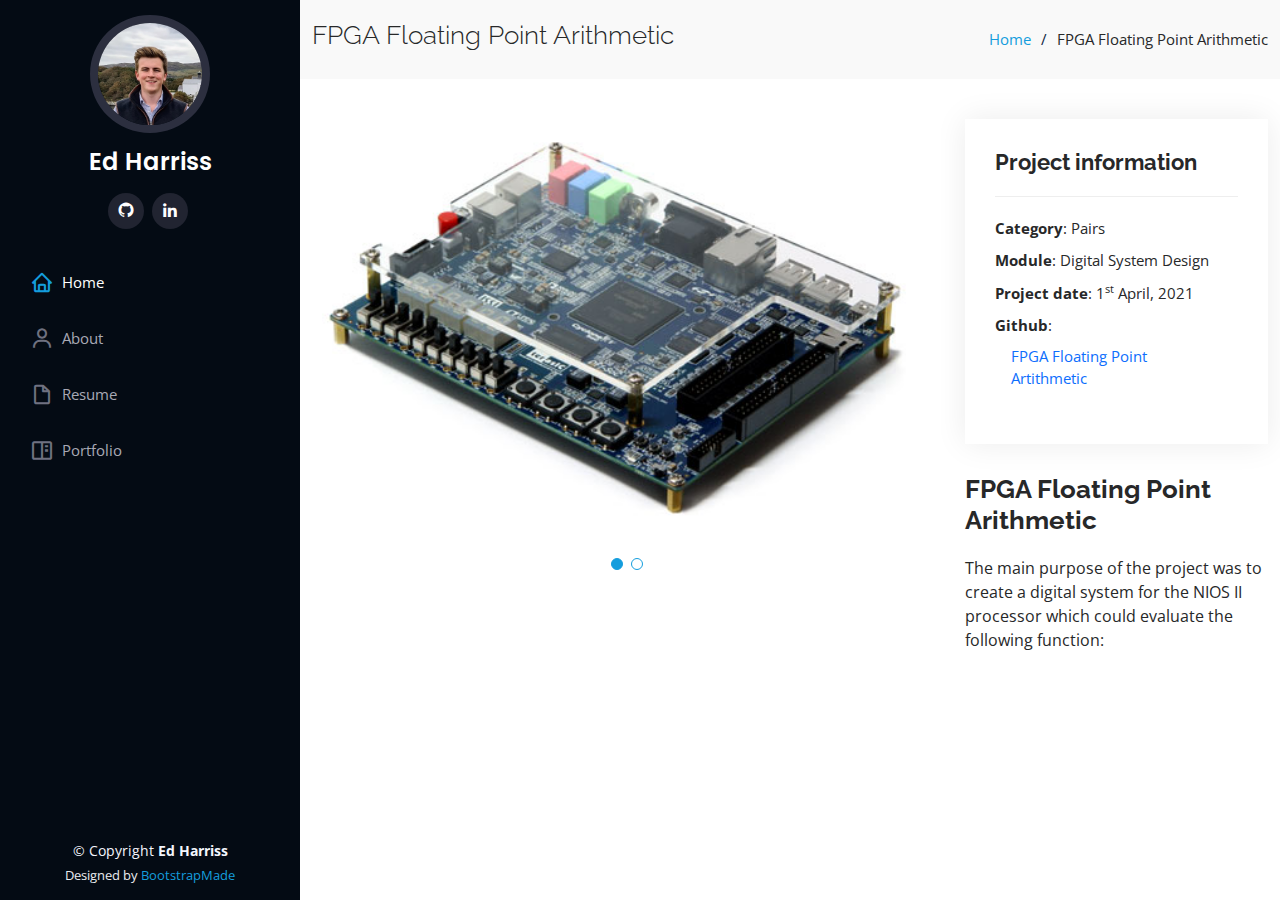
<file: dsd.html>
<!DOCTYPE html>
<html lang="en">

<head>
  <meta charset="utf-8">
  <meta content="width=device-width, initial-scale=1.0" name="viewport">

  <title>Portfolio Details</title>
  <meta content="" name="description">
  <meta content="" name="keywords">

  <!-- Favicons -->
  <link href="assets/img/logo_one.png" rel="icon">
  <link href="assets/img/logo_one.png" rel="apple-touch-icon">

  <!-- Google Fonts -->
  <link href="https://fonts.googleapis.com/css?family=Open+Sans:300,300i,400,400i,600,600i,700,700i|Raleway:300,300i,400,400i,500,500i,600,600i,700,700i|Poppins:300,300i,400,400i,500,500i,600,600i,700,700i" rel="stylesheet">

  <!-- Vendor CSS Files -->
  <link href="assets/vendor/aos/aos.css" rel="stylesheet">
  <link href="assets/vendor/bootstrap/css/bootstrap.min.css" rel="stylesheet">
  <link href="assets/vendor/bootstrap-icons/bootstrap-icons.css" rel="stylesheet">
  <link href="assets/vendor/boxicons/css/boxicons.min.css" rel="stylesheet">
  <link href="assets/vendor/glightbox/css/glightbox.min.css" rel="stylesheet">
  <link href="assets/vendor/swiper/swiper-bundle.min.css" rel="stylesheet">

  <!-- Template Main CSS File -->
  <link href="assets/css/style.css" rel="stylesheet">

  <!-- =======================================================
  * Template Name: iPortfolio - v3.3.0
  * Template URL: https://bootstrapmade.com/iportfolio-bootstrap-portfolio-websites-template/
  * Author: BootstrapMade.com
  * License: https://bootstrapmade.com/license/
  ======================================================== -->
</head>

<body>

  <!-- ======= Mobile nav toggle button ======= -->
  <i class="bi bi-list mobile-nav-toggle d-xl-none"></i>

  <!-- ======= Header ======= -->
  <header id="header">
    <div class="d-flex flex-column">

      <div class="profile">
        <img src="assets/img/profile.jpg" alt="" class="img-fluid rounded-circle">
        <h1 class="text-light"><a href="index.html">Ed Harriss</a></h1>
        <div class="social-links mt-3 text-center">
          <a href="https://github.com/EdwardHarriss" class="github"><i class="bx bxl-github"></i></a>
          <a href="https://www.linkedin.com/in/edharriss/" class="linkedin"><i class="bx bxl-linkedin"></i></a>
        </div>
      </div>

      <nav id="navbar" class="nav-menu navbar">
        <ul>
          <li><a href="index.html#hero" class="nav-link scrollto active"><i class="bx bx-home"></i> <span>Home</span></a></li>
          <li><a href="index.html#about" class="nav-link scrollto"><i class="bx bx-user"></i> <span>About</span></a></li>
          <li><a href="index.html#resume" class="nav-link scrollto"><i class="bx bx-file-blank"></i> <span>Resume</span></a></li>
          <li><a href="index.html#portfolio" class="nav-link scrollto"><i class="bx bx-book-content"></i> <span>Portfolio</span></a></li>
        </ul>
      </nav><!-- .nav-menu -->
    </div>
  </header><!-- End Header -->

  <main id="main">

    <!-- ======= Breadcrumbs ======= -->
    <section id="breadcrumbs" class="breadcrumbs">
      <div class="container">

        <div class="d-flex justify-content-between align-items-center">
          <h2>FPGA Floating Point Arithmetic</h2>
          <ol>
            <li><a href="index.html">Home</a></li>
            <li>FPGA Floating Point Arithmetic</li>
          </ol>
        </div>

      </div>
    </section><!-- End Breadcrumbs -->

    <!-- ======= Portfolio Details Section ======= -->
    <section id="portfolio-details" class="portfolio-details">
      <div class="container">

        <div class="row gy-4">

          <div class="col-lg-8">
            <div class="portfolio-details-slider swiper-container">
              <div class="swiper-wrapper align-items-center">

                <div class="swiper-slide">
                  <img src="assets/img/portfolio/dsd.jpg" alt="">
                </div>

                <div class="swiper-slide">
                  <img src="assets/img/portfolio/2_cordic_rolled_pipeline_full.png" alt="">
                </div>

              </div>
              <div class="swiper-pagination"></div>
            </div>
          </div>

          <div class="col-lg-4">
            <div class="portfolio-info">
              <h3>Project information</h3>
              <ul>
                <li><strong>Category</strong>: Pairs</li>
                <li><strong>Module</strong>: Digital System Design</li>
                <li><strong>Project date</strong>: 1<sup>st</sup> April, 2021</li>
                <li><strong>Github</strong>: <a href="https://github.com/EdwardHarriss/FPGA_Floating-Point_Artithmetic" class = "nav-link"> FPGA Floating Point Artithmetic</li></a>
              </ul>
            </div> 
            <div class="portfolio-description">
              <h2>FPGA Floating Point Arithmetic</h2>
                <p>The main purpose of the project was to create a digital system for the NIOS II processor which could evaluate the following function:</p>
                <math>f(x) = &sum; 0.5*x + x^2*cos((x-128)/128) </math>
            </div>
          </div>

        </div>

      </div>
    </section><!-- End Portfolio Details Section -->

  </main><!-- End #main -->

  <!-- ======= Footer ======= -->
  <footer id="footer">
    <div class="container">
      <div class="copyright">
        &copy; Copyright <strong><span>Ed Harriss</span></strong>
      </div>
      <div class="credits">
        <!-- All the links in the footer should remain intact. -->
        <!-- You can delete the links only if you purchased the pro version. -->
        <!-- Licensing information: https://bootstrapmade.com/license/ -->
        <!-- Purchase the pro version with working PHP/AJAX contact form: https://bootstrapmade.com/iportfolio-bootstrap-portfolio-websites-template/ -->
        Designed by <a href="https://bootstrapmade.com/">BootstrapMade</a>
      </div>
    </div>
  </footer><!-- End  Footer -->

  <a href="#" class="back-to-top d-flex align-items-center justify-content-center"><i class="bi bi-arrow-up-short"></i></a>

  <!-- Vendor JS Files -->
  <script src="assets/vendor/aos/aos.js"></script>
  <script src="assets/vendor/bootstrap/js/bootstrap.bundle.min.js"></script>
  <script src="assets/vendor/glightbox/js/glightbox.min.js"></script>
  <script src="assets/vendor/isotope-layout/isotope.pkgd.min.js"></script>
  <script src="assets/vendor/php-email-form/validate.js"></script>
  <script src="assets/vendor/purecounter/purecounter.js"></script>
  <script src="assets/vendor/swiper/swiper-bundle.min.js"></script>
  <script src="assets/vendor/typed.js/typed.min.js"></script>
  <script src="assets/vendor/waypoints/noframework.waypoints.js"></script>

  <!-- Template Main JS File -->
  <script src="assets/js/main.js"></script>

</body>

</html>
</file>
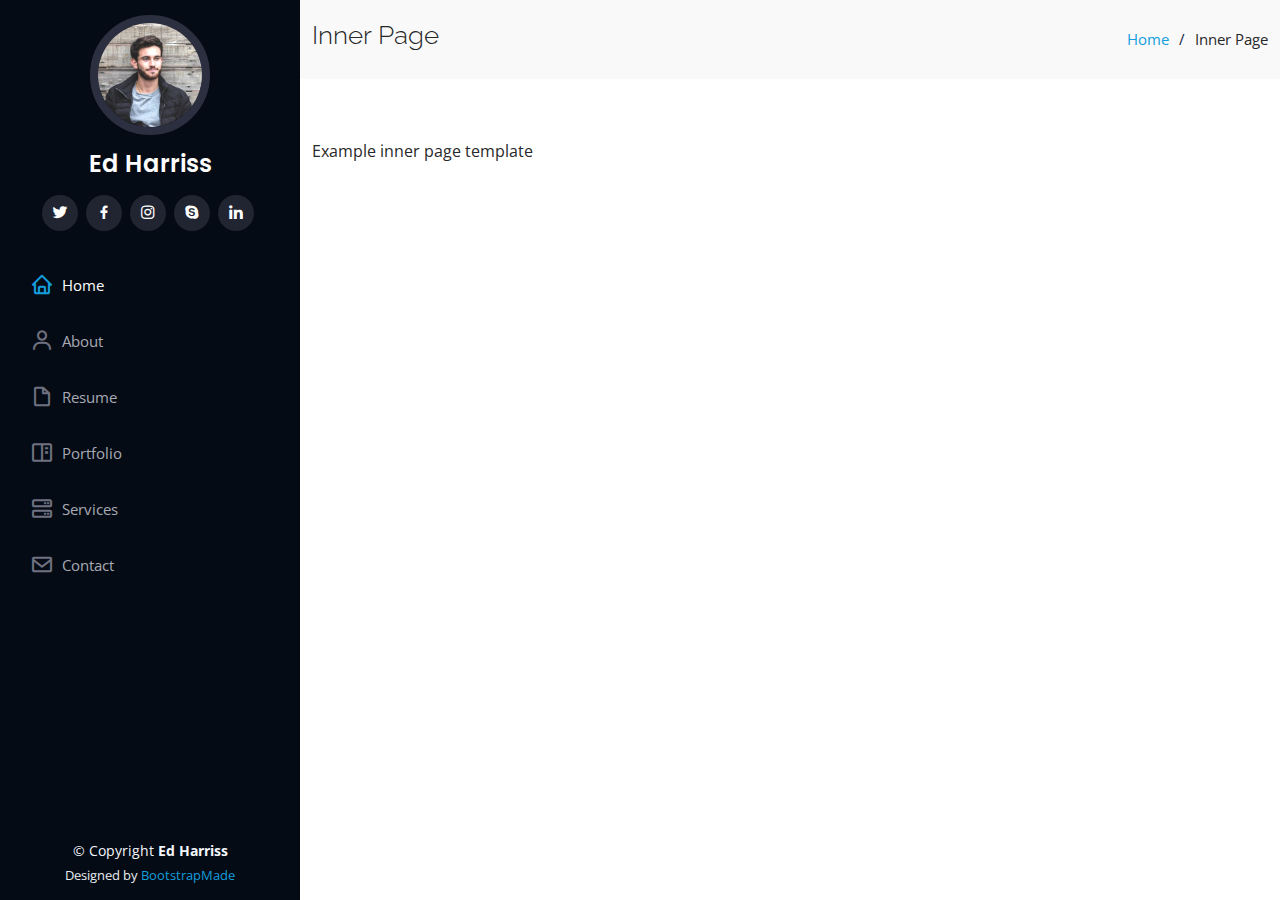
<file: inner-page.html>
<!DOCTYPE html>
<html lang="en">

<head>
  <meta charset="utf-8">
  <meta content="width=device-width, initial-scale=1.0" name="viewport">

  <title>Inner Page</title>
  <meta content="" name="description">
  <meta content="" name="keywords">

  <!-- Favicons -->
  <link href="assets/img/logo_one.png" rel="icon">
  <link href="assets/img/logo_one.png" rel="apple-touch-icon">

  <!-- Google Fonts -->
  <link href="https://fonts.googleapis.com/css?family=Open+Sans:300,300i,400,400i,600,600i,700,700i|Raleway:300,300i,400,400i,500,500i,600,600i,700,700i|Poppins:300,300i,400,400i,500,500i,600,600i,700,700i" rel="stylesheet">

  <!-- Vendor CSS Files -->
  <link href="assets/vendor/aos/aos.css" rel="stylesheet">
  <link href="assets/vendor/bootstrap/css/bootstrap.min.css" rel="stylesheet">
  <link href="assets/vendor/bootstrap-icons/bootstrap-icons.css" rel="stylesheet">
  <link href="assets/vendor/boxicons/css/boxicons.min.css" rel="stylesheet">
  <link href="assets/vendor/glightbox/css/glightbox.min.css" rel="stylesheet">
  <link href="assets/vendor/swiper/swiper-bundle.min.css" rel="stylesheet">

  <!-- Template Main CSS File -->
  <link href="assets/css/style.css" rel="stylesheet">

  <!-- =======================================================
  * Template Name: iPortfolio - v3.3.0
  * Template URL: https://bootstrapmade.com/iportfolio-bootstrap-portfolio-websites-template/
  * Author: BootstrapMade.com
  * License: https://bootstrapmade.com/license/
  ======================================================== -->
</head>

<body>

  <!-- ======= Mobile nav toggle button ======= -->
  <i class="bi bi-list mobile-nav-toggle d-xl-none"></i>

  <!-- ======= Header ======= -->
  <header id="header">
    <div class="d-flex flex-column">

      <div class="profile">
        <img src="assets/img/profile-img.jpg" alt="" class="img-fluid rounded-circle">
        <h1 class="text-light"><a href="index.html">Ed Harriss</a></h1>
        <div class="social-links mt-3 text-center">
          <a href="#" class="twitter"><i class="bx bxl-twitter"></i></a>
          <a href="#" class="facebook"><i class="bx bxl-facebook"></i></a>
          <a href="#" class="instagram"><i class="bx bxl-instagram"></i></a>
          <a href="#" class="google-plus"><i class="bx bxl-skype"></i></a>
          <a href="#" class="linkedin"><i class="bx bxl-linkedin"></i></a>
        </div>
      </div>

      <nav id="navbar" class="nav-menu navbar">
        <ul>
          <li><a href="#hero" class="nav-link scrollto active"><i class="bx bx-home"></i> <span>Home</span></a></li>
          <li><a href="#about" class="nav-link scrollto"><i class="bx bx-user"></i> <span>About</span></a></li>
          <li><a href="#resume" class="nav-link scrollto"><i class="bx bx-file-blank"></i> <span>Resume</span></a></li>
          <li><a href="#portfolio" class="nav-link scrollto"><i class="bx bx-book-content"></i> <span>Portfolio</span></a></li>
          <li><a href="#services" class="nav-link scrollto"><i class="bx bx-server"></i> <span>Services</span></a></li>
          <li><a href="#contact" class="nav-link scrollto"><i class="bx bx-envelope"></i> <span>Contact</span></a></li>
        </ul>
      </nav><!-- .nav-menu -->
    </div>
  </header><!-- End Header -->

  <main id="main">

    <!-- ======= Breadcrumbs ======= -->
    <section class="breadcrumbs">
      <div class="container">

        <div class="d-flex justify-content-between align-items-center">
          <h2>Inner Page</h2>
          <ol>
            <li><a href="index.html">Home</a></li>
            <li>Inner Page</li>
          </ol>
        </div>

      </div>
    </section><!-- End Breadcrumbs -->

    <section class="inner-page">
      <div class="container">
        <p>
          Example inner page template
        </p>
      </div>
    </section>

  </main><!-- End #main -->

  <!-- ======= Footer ======= -->
  <footer id="footer">
    <div class="container">
      <div class="copyright">
        &copy; Copyright <strong><span>Ed Harriss</span></strong>
      </div>
      <div class="credits">
        <!-- All the links in the footer should remain intact. -->
        <!-- You can delete the links only if you purchased the pro version. -->
        <!-- Licensing information: https://bootstrapmade.com/license/ -->
        <!-- Purchase the pro version with working PHP/AJAX contact form: https://bootstrapmade.com/iportfolio-bootstrap-portfolio-websites-template/ -->
        Designed by <a href="https://bootstrapmade.com/">BootstrapMade</a>
      </div>
    </div>
  </footer><!-- End  Footer -->

  <a href="#" class="back-to-top d-flex align-items-center justify-content-center"><i class="bi bi-arrow-up-short"></i></a>

  <!-- Vendor JS Files -->
  <script src="assets/vendor/aos/aos.js"></script>
  <script src="assets/vendor/bootstrap/js/bootstrap.bundle.min.js"></script>
  <script src="assets/vendor/glightbox/js/glightbox.min.js"></script>
  <script src="assets/vendor/isotope-layout/isotope.pkgd.min.js"></script>
  <script src="assets/vendor/php-email-form/validate.js"></script>
  <script src="assets/vendor/purecounter/purecounter.js"></script>
  <script src="assets/vendor/swiper/swiper-bundle.min.js"></script>
  <script src="assets/vendor/typed.js/typed.min.js"></script>
  <script src="assets/vendor/waypoints/noframework.waypoints.js"></script>

  <!-- Template Main JS File -->
  <script src="assets/js/main.js"></script>

</body>

</html>
</file>
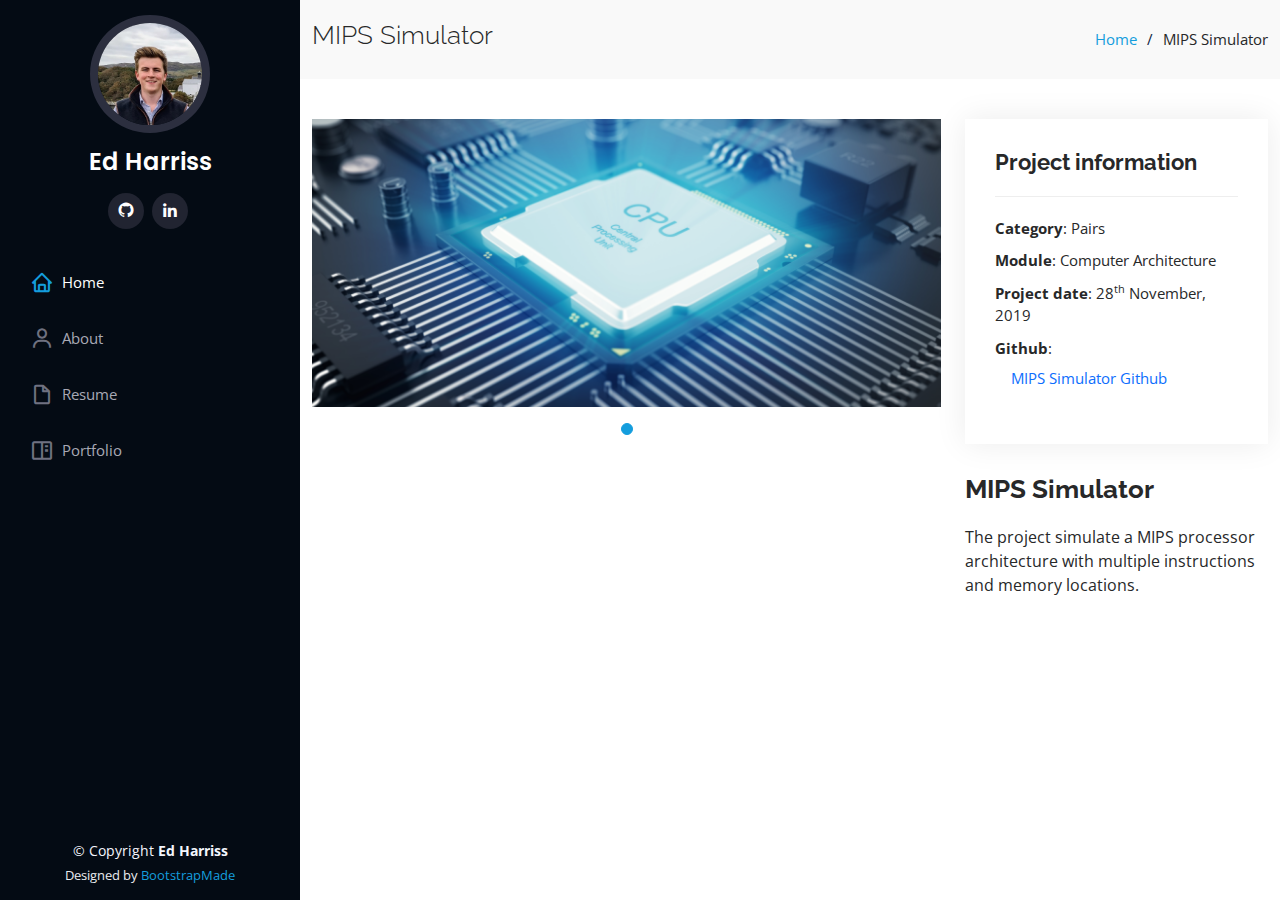
<file: mips.html>
<!DOCTYPE html>
<html lang="en">

<head>
  <meta charset="utf-8">
  <meta content="width=device-width, initial-scale=1.0" name="viewport">

  <title>Portfolio Details</title>
  <meta content="" name="description">
  <meta content="" name="keywords">

  <!-- Favicons -->
  <link href="assets/img/logo_one.png" rel="icon">
  <link href="assets/img/logo_one.png" rel="apple-touch-icon">

  <!-- Google Fonts -->
  <link href="https://fonts.googleapis.com/css?family=Open+Sans:300,300i,400,400i,600,600i,700,700i|Raleway:300,300i,400,400i,500,500i,600,600i,700,700i|Poppins:300,300i,400,400i,500,500i,600,600i,700,700i" rel="stylesheet">

  <!-- Vendor CSS Files -->
  <link href="assets/vendor/aos/aos.css" rel="stylesheet">
  <link href="assets/vendor/bootstrap/css/bootstrap.min.css" rel="stylesheet">
  <link href="assets/vendor/bootstrap-icons/bootstrap-icons.css" rel="stylesheet">
  <link href="assets/vendor/boxicons/css/boxicons.min.css" rel="stylesheet">
  <link href="assets/vendor/glightbox/css/glightbox.min.css" rel="stylesheet">
  <link href="assets/vendor/swiper/swiper-bundle.min.css" rel="stylesheet">

  <!-- Template Main CSS File -->
  <link href="assets/css/style.css" rel="stylesheet">

  <!-- =======================================================
  * Template Name: iPortfolio - v3.3.0
  * Template URL: https://bootstrapmade.com/iportfolio-bootstrap-portfolio-websites-template/
  * Author: BootstrapMade.com
  * License: https://bootstrapmade.com/license/
  ======================================================== -->
</head>

<body>

  <!-- ======= Mobile nav toggle button ======= -->
  <i class="bi bi-list mobile-nav-toggle d-xl-none"></i>

  <!-- ======= Header ======= -->
  <header id="header">
    <div class="d-flex flex-column">

      <div class="profile">
        <img src="assets/img/profile.jpg" alt="" class="img-fluid rounded-circle">
        <h1 class="text-light"><a href="index.html">Ed Harriss</a></h1>
        <div class="social-links mt-3 text-center">
          <a href="https://github.com/EdwardHarriss" class="github"><i class="bx bxl-github"></i></a>
          <a href="https://www.linkedin.com/in/edharriss/" class="linkedin"><i class="bx bxl-linkedin"></i></a>
        </div>
      </div>

      <nav id="navbar" class="nav-menu navbar">
        <ul>
          <li><a href="index.html#hero" class="nav-link scrollto active"><i class="bx bx-home"></i> <span>Home</span></a></li>
          <li><a href="index.html#about" class="nav-link scrollto"><i class="bx bx-user"></i> <span>About</span></a></li>
          <li><a href="index.html#resume" class="nav-link scrollto"><i class="bx bx-file-blank"></i> <span>Resume</span></a></li>
          <li><a href="index.html#portfolio" class="nav-link scrollto"><i class="bx bx-book-content"></i> <span>Portfolio</span></a></li>
        </ul>
      </nav><!-- .nav-menu -->
    </div>
  </header><!-- End Header -->

  <main id="main">

    <!-- ======= Breadcrumbs ======= -->
    <section id="breadcrumbs" class="breadcrumbs">
      <div class="container">

        <div class="d-flex justify-content-between align-items-center">
          <h2>MIPS Simulator</h2>
          <ol>
            <li><a href="index.html">Home</a></li>
            <li>MIPS Simulator</li>
          </ol>
        </div>

      </div>
    </section><!-- End Breadcrumbs -->

    <!-- ======= Portfolio Details Section ======= -->
    <section id="portfolio-details" class="portfolio-details">
      <div class="container">

        <div class="row gy-4">

          <div class="col-lg-8">
            <div class="portfolio-details-slider swiper-container">
              <div class="swiper-wrapper align-items-center">

                <div class="swiper-slide">
                  <img src="assets/img/portfolio/mips.png" alt="">
                </div>

              </div>
              <div class="swiper-pagination"></div>
            </div>
          </div>

          <div class="col-lg-4">
            <div class="portfolio-info">
              <h3>Project information</h3>
              <ul>
                <li><strong>Category</strong>: Pairs</li>
                <li><strong>Module</strong>: Computer Architecture</li>
                <li><strong>Project date</strong>: 28<sup>th</sup> November, 2019</li>
                <li><strong>Github</strong>: <a href="https://github.com/EdwardHarriss/Mips-Simulator" class = "nav-link"> MIPS Simulator Github</li></a>
              </ul>
            </div> 
            <div class="portfolio-description">
              <h2>MIPS Simulator</h2>
                <p>The project simulate a MIPS processor architecture with multiple instructions and memory locations.
            </div>
          </div>

        </div>

      </div>
    </section><!-- End Portfolio Details Section -->

  </main><!-- End #main -->

  <!-- ======= Footer ======= -->
  <footer id="footer">
    <div class="container">
      <div class="copyright">
        &copy; Copyright <strong><span>Ed Harriss</span></strong>
      </div>
      <div class="credits">
        <!-- All the links in the footer should remain intact. -->
        <!-- You can delete the links only if you purchased the pro version. -->
        <!-- Licensing information: https://bootstrapmade.com/license/ -->
        <!-- Purchase the pro version with working PHP/AJAX contact form: https://bootstrapmade.com/iportfolio-bootstrap-portfolio-websites-template/ -->
        Designed by <a href="https://bootstrapmade.com/">BootstrapMade</a>
      </div>
    </div>
  </footer><!-- End  Footer -->

  <a href="#" class="back-to-top d-flex align-items-center justify-content-center"><i class="bi bi-arrow-up-short"></i></a>

  <!-- Vendor JS Files -->
  <script src="assets/vendor/aos/aos.js"></script>
  <script src="assets/vendor/bootstrap/js/bootstrap.bundle.min.js"></script>
  <script src="assets/vendor/glightbox/js/glightbox.min.js"></script>
  <script src="assets/vendor/isotope-layout/isotope.pkgd.min.js"></script>
  <script src="assets/vendor/php-email-form/validate.js"></script>
  <script src="assets/vendor/purecounter/purecounter.js"></script>
  <script src="assets/vendor/swiper/swiper-bundle.min.js"></script>
  <script src="assets/vendor/typed.js/typed.min.js"></script>
  <script src="assets/vendor/waypoints/noframework.waypoints.js"></script>

  <!-- Template Main JS File -->
  <script src="assets/js/main.js"></script>

</body>

</html>
</file>
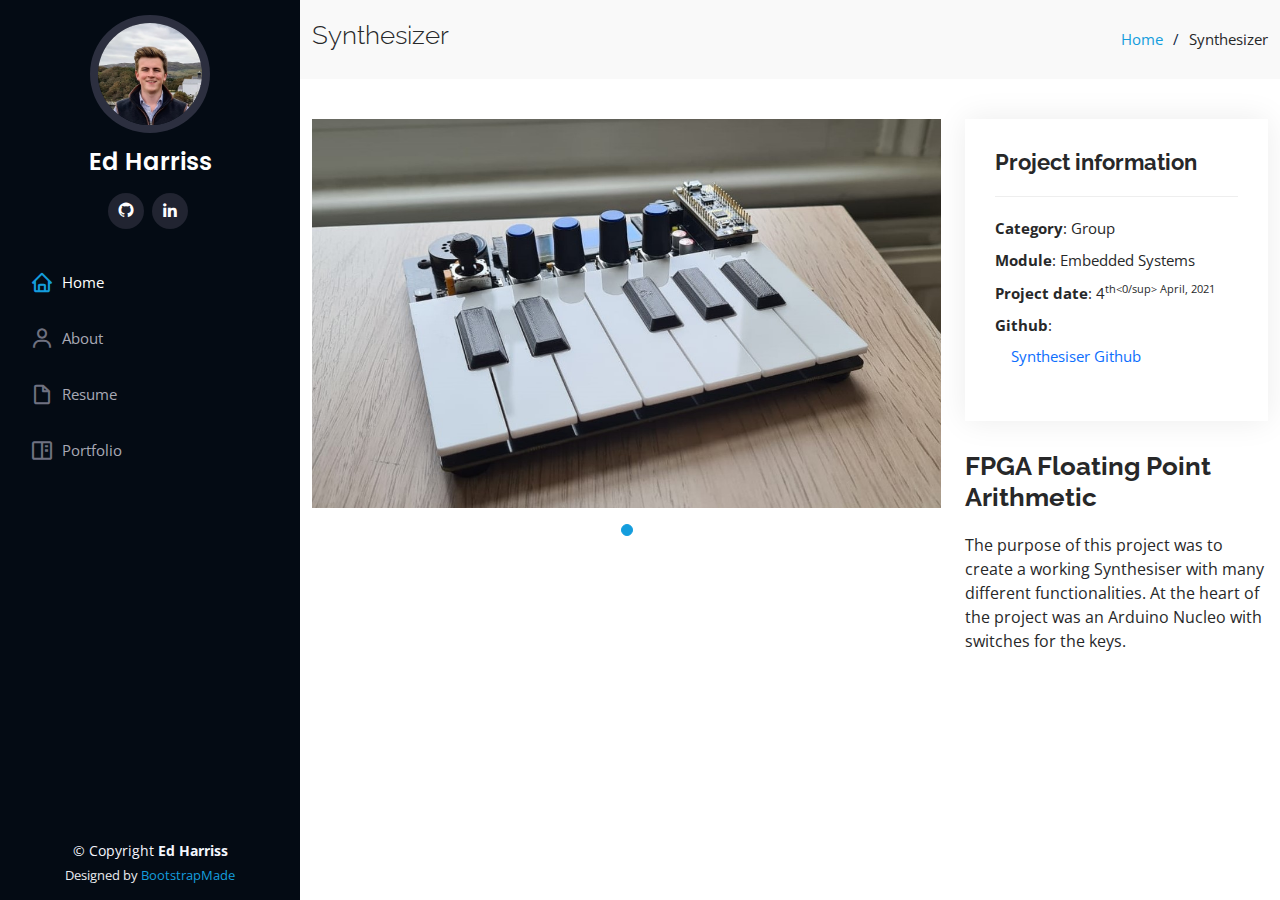
<file: piano.html>
<!DOCTYPE html>
<html lang="en">

<head>
  <meta charset="utf-8">
  <meta content="width=device-width, initial-scale=1.0" name="viewport">

  <title>Portfolio Details</title>
  <meta content="" name="description">
  <meta content="" name="keywords">

  <!-- Favicons -->
  <link href="assets/img/logo_one.png" rel="icon">
  <link href="assets/img/logo_one.png" rel="apple-touch-icon">

  <!-- Google Fonts -->
  <link href="https://fonts.googleapis.com/css?family=Open+Sans:300,300i,400,400i,600,600i,700,700i|Raleway:300,300i,400,400i,500,500i,600,600i,700,700i|Poppins:300,300i,400,400i,500,500i,600,600i,700,700i" rel="stylesheet">

  <!-- Vendor CSS Files -->
  <link href="assets/vendor/aos/aos.css" rel="stylesheet">
  <link href="assets/vendor/bootstrap/css/bootstrap.min.css" rel="stylesheet">
  <link href="assets/vendor/bootstrap-icons/bootstrap-icons.css" rel="stylesheet">
  <link href="assets/vendor/boxicons/css/boxicons.min.css" rel="stylesheet">
  <link href="assets/vendor/glightbox/css/glightbox.min.css" rel="stylesheet">
  <link href="assets/vendor/swiper/swiper-bundle.min.css" rel="stylesheet">

  <!-- Template Main CSS File -->
  <link href="assets/css/style.css" rel="stylesheet">

  <!-- =======================================================
  * Template Name: iPortfolio - v3.3.0
  * Template URL: https://bootstrapmade.com/iportfolio-bootstrap-portfolio-websites-template/
  * Author: BootstrapMade.com
  * License: https://bootstrapmade.com/license/
  ======================================================== -->
</head>

<body>

  <!-- ======= Mobile nav toggle button ======= -->
  <i class="bi bi-list mobile-nav-toggle d-xl-none"></i>

  <!-- ======= Header ======= -->
  <header id="header">
    <div class="d-flex flex-column">

      <div class="profile">
        <img src="assets/img/profile.jpg" alt="" class="img-fluid rounded-circle">
        <h1 class="text-light"><a href="index.html">Ed Harriss</a></h1>
        <div class="social-links mt-3 text-center">
          <a href="https://github.com/EdwardHarriss" class="github"><i class="bx bxl-github"></i></a>
          <a href="https://www.linkedin.com/in/edharriss/" class="linkedin"><i class="bx bxl-linkedin"></i></a>
        </div>
      </div>

      <nav id="navbar" class="nav-menu navbar">
        <ul>
          <li><a href="index.html#hero" class="nav-link scrollto active"><i class="bx bx-home"></i> <span>Home</span></a></li>
          <li><a href="index.html#about" class="nav-link scrollto"><i class="bx bx-user"></i> <span>About</span></a></li>
          <li><a href="index.html#resume" class="nav-link scrollto"><i class="bx bx-file-blank"></i> <span>Resume</span></a></li>
          <li><a href="index.html#portfolio" class="nav-link scrollto"><i class="bx bx-book-content"></i> <span>Portfolio</span></a></li>
        </ul>
      </nav><!-- .nav-menu -->
    </div>
  </header><!-- End Header -->

  <main id="main">

    <!-- ======= Breadcrumbs ======= -->
    <section id="breadcrumbs" class="breadcrumbs">
      <div class="container">

        <div class="d-flex justify-content-between align-items-center">
          <h2>Synthesizer</h2>
          <ol>
            <li><a href="index.html">Home</a></li>
            <li>Synthesizer</li>
          </ol>
        </div>

      </div>
    </section><!-- End Breadcrumbs -->

    <!-- ======= Portfolio Details Section ======= -->
    <section id="portfolio-details" class="portfolio-details">
      <div class="container">

        <div class="row gy-4">

          <div class="col-lg-8">
            <div class="portfolio-details-slider swiper-container">
              <div class="swiper-wrapper align-items-center">

                <div class="swiper-slide">
                  <img src="assets/img/portfolio/piano.jpeg" alt="">
                </div>

              </div>
              <div class="swiper-pagination"></div>
            </div>
          </div>

          <div class="col-lg-4">
            <div class="portfolio-info">
              <h3>Project information</h3>
              <ul>
                <li><strong>Category</strong>: Group</li>
                <li><strong>Module</strong>: Embedded Systems</li>
                <li><strong>Project date</strong>: 4<sup>th<0/sup> April, 2021</li>
                <li><strong>Github</strong>: <a href="https://github.com/EdwardHarriss/embedvid-19-iot/tree/main/Synthesiser" class = "nav-link"> Synthesiser Github</li></a>
              </ul>
            </div> 
            <div class="portfolio-description">
              <h2>FPGA Floating Point Arithmetic</h2>
                <p>The purpose of this project was to create a working Synthesiser with many different functionalities. At the heart of the project was an Arduino Nucleo with switches for the keys.</p>
            </div>
          </div>

        </div>

      </div>
    </section><!-- End Portfolio Details Section -->

  </main><!-- End #main -->

  <!-- ======= Footer ======= -->
  <footer id="footer">
    <div class="container">
      <div class="copyright">
        &copy; Copyright <strong><span>Ed Harriss</span></strong>
      </div>
      <div class="credits">
        <!-- All the links in the footer should remain intact. -->
        <!-- You can delete the links only if you purchased the pro version. -->
        <!-- Licensing information: https://bootstrapmade.com/license/ -->
        <!-- Purchase the pro version with working PHP/AJAX contact form: https://bootstrapmade.com/iportfolio-bootstrap-portfolio-websites-template/ -->
        Designed by <a href="https://bootstrapmade.com/">BootstrapMade</a>
      </div>
    </div>
  </footer><!-- End  Footer -->

  <a href="#" class="back-to-top d-flex align-items-center justify-content-center"><i class="bi bi-arrow-up-short"></i></a>

  <!-- Vendor JS Files -->
  <script src="assets/vendor/aos/aos.js"></script>
  <script src="assets/vendor/bootstrap/js/bootstrap.bundle.min.js"></script>
  <script src="assets/vendor/glightbox/js/glightbox.min.js"></script>
  <script src="assets/vendor/isotope-layout/isotope.pkgd.min.js"></script>
  <script src="assets/vendor/php-email-form/validate.js"></script>
  <script src="assets/vendor/purecounter/purecounter.js"></script>
  <script src="assets/vendor/swiper/swiper-bundle.min.js"></script>
  <script src="assets/vendor/typed.js/typed.min.js"></script>
  <script src="assets/vendor/waypoints/noframework.waypoints.js"></script>

  <!-- Template Main JS File -->
  <script src="assets/js/main.js"></script>

</body>

</html>
</file>
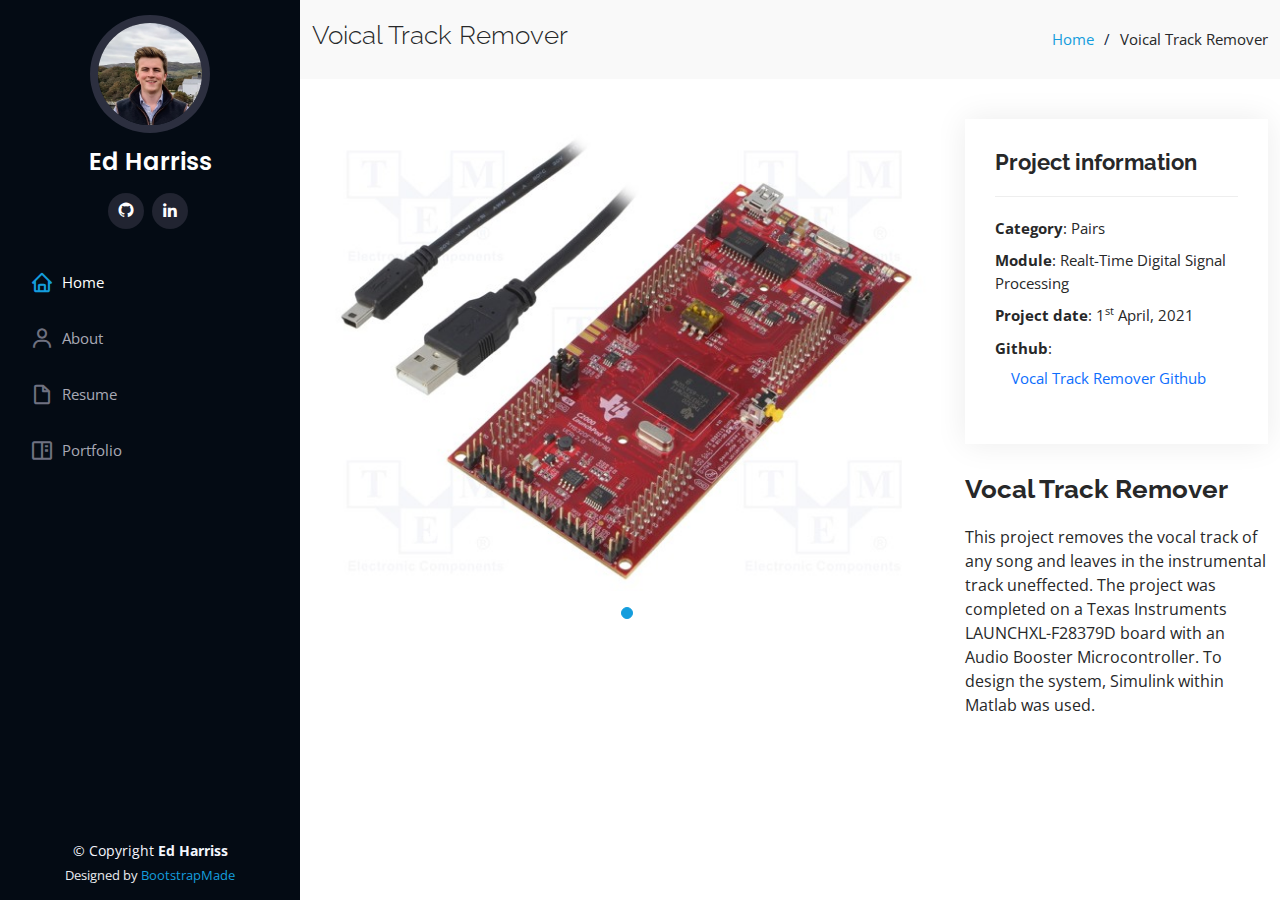
<file: rtdsp.html>
<!DOCTYPE html>
<html lang="en">

<head>
  <meta charset="utf-8">
  <meta content="width=device-width, initial-scale=1.0" name="viewport">

  <title>Portfolio Details</title>
  <meta content="" name="description">
  <meta content="" name="keywords">

  <!-- Favicons -->
  <link href="assets/img/logo_one.png" rel="icon">
  <link href="assets/img/logo_one.png" rel="apple-touch-icon">

  <!-- Google Fonts -->
  <link href="https://fonts.googleapis.com/css?family=Open+Sans:300,300i,400,400i,600,600i,700,700i|Raleway:300,300i,400,400i,500,500i,600,600i,700,700i|Poppins:300,300i,400,400i,500,500i,600,600i,700,700i" rel="stylesheet">

  <!-- Vendor CSS Files -->
  <link href="assets/vendor/aos/aos.css" rel="stylesheet">
  <link href="assets/vendor/bootstrap/css/bootstrap.min.css" rel="stylesheet">
  <link href="assets/vendor/bootstrap-icons/bootstrap-icons.css" rel="stylesheet">
  <link href="assets/vendor/boxicons/css/boxicons.min.css" rel="stylesheet">
  <link href="assets/vendor/glightbox/css/glightbox.min.css" rel="stylesheet">
  <link href="assets/vendor/swiper/swiper-bundle.min.css" rel="stylesheet">

  <!-- Template Main CSS File -->
  <link href="assets/css/style.css" rel="stylesheet">

  <!-- =======================================================
  * Template Name: iPortfolio - v3.3.0
  * Template URL: https://bootstrapmade.com/iportfolio-bootstrap-portfolio-websites-template/
  * Author: BootstrapMade.com
  * License: https://bootstrapmade.com/license/
  ======================================================== -->
</head>

<body>

  <!-- ======= Mobile nav toggle button ======= -->
  <i class="bi bi-list mobile-nav-toggle d-xl-none"></i>

  <!-- ======= Header ======= -->
  <header id="header">
    <div class="d-flex flex-column">

      <div class="profile">
        <img src="assets/img/profile.jpg" alt="" class="img-fluid rounded-circle">
        <h1 class="text-light"><a href="index.html">Ed Harriss</a></h1>
        <div class="social-links mt-3 text-center">
          <a href="https://github.com/EdwardHarriss" class="github"><i class="bx bxl-github"></i></a>
          <a href="https://www.linkedin.com/in/edharriss/" class="linkedin"><i class="bx bxl-linkedin"></i></a>
        </div>
      </div>

      <nav id="navbar" class="nav-menu navbar">
        <ul>
          <li><a href="index.html#hero" class="nav-link scrollto active"><i class="bx bx-home"></i> <span>Home</span></a></li>
          <li><a href="index.html#about" class="nav-link scrollto"><i class="bx bx-user"></i> <span>About</span></a></li>
          <li><a href="index.html#resume" class="nav-link scrollto"><i class="bx bx-file-blank"></i> <span>Resume</span></a></li>
          <li><a href="index.html#portfolio" class="nav-link scrollto"><i class="bx bx-book-content"></i> <span>Portfolio</span></a></li>
        </ul>
      </nav><!-- .nav-menu -->
    </div>
  </header><!-- End Header -->

  <main id="main">

    <!-- ======= Breadcrumbs ======= -->
    <section id="breadcrumbs" class="breadcrumbs">
      <div class="container">

        <div class="d-flex justify-content-between align-items-center">
          <h2>Voical Track Remover</h2>
          <ol>
            <li><a href="index.html">Home</a></li>
            <li>Voical Track Remover</li>
          </ol>
        </div>

      </div>
    </section><!-- End Breadcrumbs -->

    <!-- ======= Portfolio Details Section ======= -->
    <section id="portfolio-details" class="portfolio-details">
      <div class="container">

        <div class="row gy-4">

          <div class="col-lg-8">
            <div class="portfolio-details-slider swiper-container">
              <div class="swiper-wrapper align-items-center">

                <div class="swiper-slide">
                  <img src="assets/img/portfolio/rtdsp.jpg" alt="">
                </div>

              </div>
              <div class="swiper-pagination"></div>
            </div>
          </div>

          <div class="col-lg-4">
            <div class="portfolio-info">
              <h3>Project information</h3>
              <ul>
                <li><strong>Category</strong>: Pairs</li>
                <li><strong>Module</strong>: Realt-Time Digital Signal Processing</li>
                <li><strong>Project date</strong>: 1<sup>st</sup> April, 2021</li>
                <li><strong>Github</strong>: <a href="https://github.com/EdwardHarriss/rt-dsp-final" class = "nav-link"> Vocal Track Remover Github</li></a>
              </ul>
            </div> 
            <div class="portfolio-description">
              <h2>Vocal Track Remover</h2>
                <p>This project removes the vocal track of any song and leaves in the instrumental track uneffected. The project was completed on a Texas Instruments LAUNCHXL-F28379D board with an Audio Booster Microcontroller. To design the system, Simulink within Matlab was used.</p>
            </div>
          </div>

        </div>

      </div>
    </section><!-- End Portfolio Details Section -->

  </main><!-- End #main -->

  <!-- ======= Footer ======= -->
  <footer id="footer">
    <div class="container">
      <div class="copyright">
        &copy; Copyright <strong><span>Ed Harriss</span></strong>
      </div>
      <div class="credits">
        <!-- All the links in the footer should remain intact. -->
        <!-- You can delete the links only if you purchased the pro version. -->
        <!-- Licensing information: https://bootstrapmade.com/license/ -->
        <!-- Purchase the pro version with working PHP/AJAX contact form: https://bootstrapmade.com/iportfolio-bootstrap-portfolio-websites-template/ -->
        Designed by <a href="https://bootstrapmade.com/">BootstrapMade</a>
      </div>
    </div>
  </footer><!-- End  Footer -->

  <a href="#" class="back-to-top d-flex align-items-center justify-content-center"><i class="bi bi-arrow-up-short"></i></a>

  <!-- Vendor JS Files -->
  <script src="assets/vendor/aos/aos.js"></script>
  <script src="assets/vendor/bootstrap/js/bootstrap.bundle.min.js"></script>
  <script src="assets/vendor/glightbox/js/glightbox.min.js"></script>
  <script src="assets/vendor/isotope-layout/isotope.pkgd.min.js"></script>
  <script src="assets/vendor/php-email-form/validate.js"></script>
  <script src="assets/vendor/purecounter/purecounter.js"></script>
  <script src="assets/vendor/swiper/swiper-bundle.min.js"></script>
  <script src="assets/vendor/typed.js/typed.min.js"></script>
  <script src="assets/vendor/waypoints/noframework.waypoints.js"></script>

  <!-- Template Main JS File -->
  <script src="assets/js/main.js"></script>

</body>

</html>
</file>
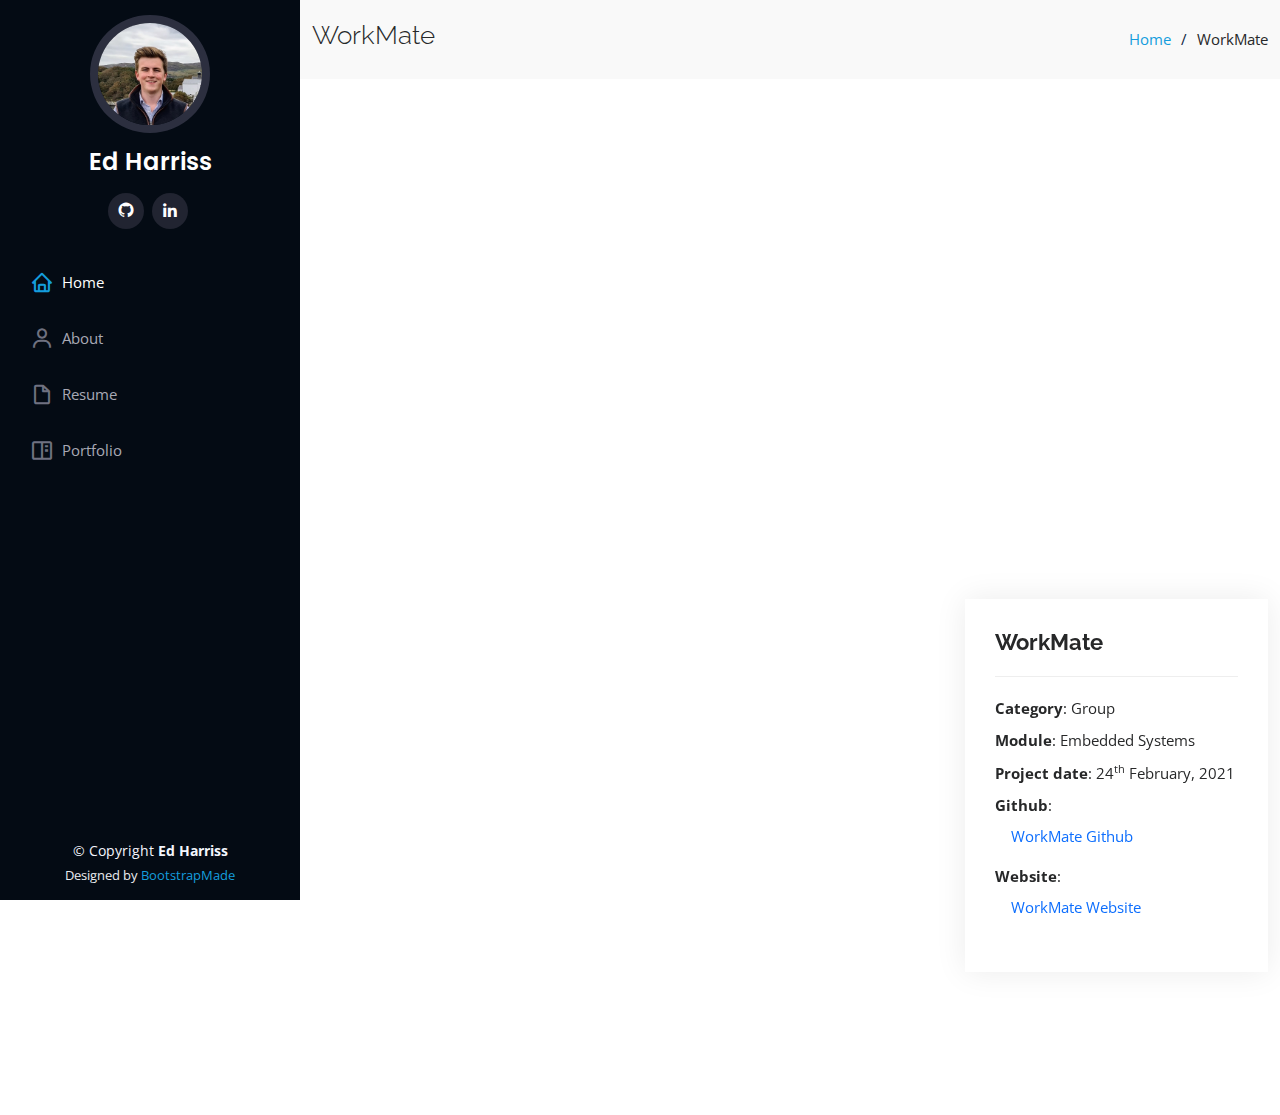
<file: workmate.html>
<!DOCTYPE html>
<html lang="en">

<head>
  <meta charset="utf-8">
  <meta content="width=device-width, initial-scale=1.0" name="viewport">

  <title>Portfolio Details</title>
  <meta content="" name="description">
  <meta content="" name="keywords">

  <!-- Favicons -->
  <link href="assets/img/logo_one.png" rel="icon">
  <link href="assets/img/logo_one.png" rel="apple-touch-icon">

  <!-- Google Fonts -->
  <link href="https://fonts.googleapis.com/css?family=Open+Sans:300,300i,400,400i,600,600i,700,700i|Raleway:300,300i,400,400i,500,500i,600,600i,700,700i|Poppins:300,300i,400,400i,500,500i,600,600i,700,700i" rel="stylesheet">

  <!-- Vendor CSS Files -->
  <link href="assets/vendor/aos/aos.css" rel="stylesheet">
  <link href="assets/vendor/bootstrap/css/bootstrap.min.css" rel="stylesheet">
  <link href="assets/vendor/bootstrap-icons/bootstrap-icons.css" rel="stylesheet">
  <link href="assets/vendor/boxicons/css/boxicons.min.css" rel="stylesheet">
  <link href="assets/vendor/glightbox/css/glightbox.min.css" rel="stylesheet">
  <link href="assets/vendor/swiper/swiper-bundle.min.css" rel="stylesheet">

  <!-- Template Main CSS File -->
  <link href="assets/css/style.css" rel="stylesheet">

  <!-- =======================================================
  * Template Name: iPortfolio - v3.3.0
  * Template URL: https://bootstrapmade.com/iportfolio-bootstrap-portfolio-websites-template/
  * Author: BootstrapMade.com
  * License: https://bootstrapmade.com/license/
  ======================================================== -->
</head>

<body>

  <!-- ======= Mobile nav toggle button ======= -->
  <i class="bi bi-list mobile-nav-toggle d-xl-none"></i>

  <!-- ======= Header ======= -->
  <header id="header">
    <div class="d-flex flex-column">

      <div class="profile">
        <img src="assets/img/profile.jpg" alt="" class="img-fluid rounded-circle">
        <h1 class="text-light"><a href="index.html">Ed Harriss</a></h1>
        <div class="social-links mt-3 text-center">
          <a href="https://github.com/EdwardHarriss" class="github"><i class="bx bxl-github"></i></a>
          <a href="https://www.linkedin.com/in/edharriss/" class="linkedin"><i class="bx bxl-linkedin"></i></a>
        </div>
      </div>

      <nav id="navbar" class="nav-menu navbar">
        <ul>
          <li><a href="index.html#hero" class="nav-link scrollto active"><i class="bx bx-home"></i> <span>Home</span></a></li>
          <li><a href="index.html#about" class="nav-link scrollto"><i class="bx bx-user"></i> <span>About</span></a></li>
          <li><a href="index.html#resume" class="nav-link scrollto"><i class="bx bx-file-blank"></i> <span>Resume</span></a></li>
          <li><a href="index.html#portfolio" class="nav-link scrollto"><i class="bx bx-book-content"></i> <span>Portfolio</span></a></li>
        </ul>
      </nav><!-- .nav-menu -->
    </div>
  </header><!-- End Header -->

  <main id="main">

    <!-- ======= Breadcrumbs ======= -->
    <section id="breadcrumbs" class="breadcrumbs">
      <div class="container">

        <div class="d-flex justify-content-between align-items-center">
          <h2>WorkMate</h2>
          <ol>
            <li><a href="index.html">Home</a></li>
            <li>WorkMate</li>
          </ol>
        </div>

      </div>
    </section><!-- End Breadcrumbs -->

    <!-- ======= Portfolio Details Section ======= -->
    <section id="portfolio-details" class="portfolio-details">
      <div class="container">

        <div class="row gy-4">

          <div class="col-lg-8">
            <iframe width="800" height="450" src="https://www.youtube.com/embed/gsCVpNI1cgU" title="YouTube video player" 
            frameborder="0" allow="accelerometer; autoplay; clipboard-write; encrypted-media; gyroscope; picture-in-picture" allowfullscreen></iframe>
          </div>

          <div class="col-lg-8">
            <iframe width="800" height="450" src="https://www.youtube.com/embed/XtD7BT0j9Lg" title="YouTube video player" 
            frameborder="0" allow="accelerometer; autoplay; clipboard-write; encrypted-media; gyroscope; picture-in-picture" allowfullscreen></iframe>
          </div>

          <div class="col-lg-4">
            <div class="portfolio-info">
              <h3>WorkMate</h3>
              <ul>
                <li><strong>Category</strong>: Group</li>
                <li><strong>Module</strong>: Embedded Systems</li>
                <li><strong>Project date</strong>: 24<sup>th</sup> February, 2021</li>
                <li><strong>Github</strong>: <a href="https://github.com/EdwardHarriss/embedvid-19-iot/tree/main/WorkMate" class = "nav-link"> WorkMate Github</li></a>
                <li><strong>Website</strong>: <a href="https://embedvid-project.web.app/" class = "nav-link"> WorkMate Website</li></a>
              </ul>
            </div> 



        </div>

      </div>
    </section><!-- End Portfolio Details Section -->

  </main><!-- End #main -->

  <!-- ======= Footer ======= -->
  <footer id="footer">
    <div class="container">
      <div class="copyright">
        &copy; Copyright <strong><span>Ed Harriss</span></strong>
      </div>
      <div class="credits">
        <!-- All the links in the footer should remain intact. -->
        <!-- You can delete the links only if you purchased the pro version. -->
        <!-- Licensing information: https://bootstrapmade.com/license/ -->
        <!-- Purchase the pro version with working PHP/AJAX contact form: https://bootstrapmade.com/iportfolio-bootstrap-portfolio-websites-template/ -->
        Designed by <a href="https://bootstrapmade.com/">BootstrapMade</a>
      </div>
    </div>
  </footer><!-- End  Footer -->

  <a href="#" class="back-to-top d-flex align-items-center justify-content-center"><i class="bi bi-arrow-up-short"></i></a>

  <!-- Vendor JS Files -->
  <script src="assets/vendor/aos/aos.js"></script>
  <script src="assets/vendor/bootstrap/js/bootstrap.bundle.min.js"></script>
  <script src="assets/vendor/glightbox/js/glightbox.min.js"></script>
  <script src="assets/vendor/isotope-layout/isotope.pkgd.min.js"></script>
  <script src="assets/vendor/php-email-form/validate.js"></script>
  <script src="assets/vendor/purecounter/purecounter.js"></script>
  <script src="assets/vendor/swiper/swiper-bundle.min.js"></script>
  <script src="assets/vendor/typed.js/typed.min.js"></script>
  <script src="assets/vendor/waypoints/noframework.waypoints.js"></script>

  <!-- Template Main JS File -->
  <script src="assets/js/main.js"></script>

</body>

</html>
</file>
<file: assets/css/style.css>
/**
* Template Name: iPortfolio - v3.3.0
* Template URL: https://bootstrapmade.com/iportfolio-bootstrap-portfolio-websites-template/
* Author: BootstrapMade.com
* License: https://bootstrapmade.com/license/
*/

/*--------------------------------------------------------------
# General
--------------------------------------------------------------*/
body {
  font-family: "Open Sans", sans-serif;
  color: #272829;
}

a {
  color: #149ddd;
  text-decoration: none;
}

a:hover {
  color: #37b3ed;
  text-decoration: none;
}

h1, h2, h3, h4, h5, h6 {
  font-family: "Raleway", sans-serif;
}

/*--------------------------------------------------------------
# Back to top button
--------------------------------------------------------------*/
.back-to-top {
  position: fixed;
  visibility: hidden;
  opacity: 0;
  right: 15px;
  bottom: 15px;
  z-index: 996;
  background: #149ddd;
  width: 40px;
  height: 40px;
  border-radius: 50px;
  transition: all 0.4s;
}

.back-to-top i {
  font-size: 28px;
  color: #fff;
  line-height: 0;
}

.back-to-top:hover {
  background: #2eafec;
  color: #fff;
}

.back-to-top.active {
  visibility: visible;
  opacity: 1;
}

/*--------------------------------------------------------------
# Header
--------------------------------------------------------------*/
#header {
  position: fixed;
  top: 0;
  left: 0;
  bottom: 0;
  width: 300px;
  transition: all ease-in-out 0.5s;
  z-index: 9997;
  transition: all 0.5s;
  padding: 0 15px;
  background: #040b14;
  overflow-y: auto;
}

#header .profile img {
  margin: 15px auto;
  display: block;
  width: 120px;
  border: 8px solid #2c2f3f;
}

#header .profile h1 {
  font-size: 24px;
  margin: 0;
  padding: 0;
  font-weight: 600;
  -moz-text-align-last: center;
  text-align-last: center;
  font-family: "Poppins", sans-serif;
}

#header .profile h1 a, #header .profile h1 a:hover {
  color: #fff;
  text-decoration: none;
}

#header .profile .social-links a {
  font-size: 18px;
  display: inline-block;
  background: #212431;
  color: #fff;
  line-height: 1;
  padding: 8px 0;
  margin-right: 4px;
  border-radius: 50%;
  text-align: center;
  width: 36px;
  height: 36px;
  transition: 0.3s;
}

#header .profile .social-links a:hover {
  background: #149ddd;
  color: #fff;
  text-decoration: none;
}

#main {
  margin-left: 300px;
}

@media (max-width: 1199px) {
  #header {
    left: -300px;
  }
  #main {
    margin-left: 0;
  }
}

/*--------------------------------------------------------------
# Navigation Menu
--------------------------------------------------------------*/
/* Desktop Navigation */
.nav-menu {
  padding: 30px 0 0 0;
}

.nav-menu * {
  margin: 0;
  padding: 0;
  list-style: none;
}

.nav-menu > ul > li {
  position: relative;
  white-space: nowrap;
}

.nav-menu a, .nav-menu a:focus {
  display: flex;
  align-items: center;
  color: #a8a9b4;
  padding: 12px 15px;
  margin-bottom: 8px;
  transition: 0.3s;
  font-size: 15px;
}

.nav-menu a i, .nav-menu a:focus i {
  font-size: 24px;
  padding-right: 8px;
  color: #6f7180;
}

.nav-menu a:hover, .nav-menu .active, .nav-menu .active:focus, .nav-menu li:hover > a {
  text-decoration: none;
  color: #fff;
}

.nav-menu a:hover i, .nav-menu .active i, .nav-menu .active:focus i, .nav-menu li:hover > a i {
  color: #149ddd;
}

/* Mobile Navigation */
.mobile-nav-toggle {
  position: fixed;
  right: 15px;
  top: 15px;
  z-index: 9998;
  border: 0;
  font-size: 24px;
  transition: all 0.4s;
  outline: none !important;
  background-color: #149ddd;
  color: #fff;
  width: 40px;
  height: 40px;
  display: inline-flex;
  align-items: center;
  justify-content: center;
  line-height: 0;
  border-radius: 50px;
  cursor: pointer;
}

.mobile-nav-active {
  overflow: hidden;
}

.mobile-nav-active #header {
  left: 0;
}

/*--------------------------------------------------------------
# Hero Section
--------------------------------------------------------------*/
#hero {
  width: 100%;
  height: 100vh;
  background: url("../img/lagavulin.jpeg") left no-repeat;
  background-size: cover;
  position: relative;
}

#hero:before {
  content: "";
  background: rgba(5, 13, 24, 0.3);
  position: absolute;
  bottom: 0;
  top: 0;
  left: 0;
  right: 0;
  z-index: 1;
}

#hero .hero-container {
  position: relative;
  z-index: 2;
  min-width: 300px;
}

#hero h1 {
  margin: 0 0 10px 0;
  font-size: 64px;
  font-weight: 700;
  line-height: 56px;
  color: #fff;
}

#hero p {
  color: #fff;
  margin-bottom: 50px;
  font-size: 26px;
  font-family: "Poppins", sans-serif;
}

#hero p span {
  color: #fff;
  padding-bottom: 4px;
  letter-spacing: 1px;
  border-bottom: 3px solid #149ddd;
}

@media (min-width: 1024px) {
  #hero {
    background-attachment: fixed;
  }
}

@media (max-width: 768px) {
  #hero h1 {
    font-size: 28px;
    line-height: 36px;
  }
  #hero h2 {
    font-size: 18px;
    line-height: 24px;
    margin-bottom: 30px;
  }
}

/*--------------------------------------------------------------
# Sections General
--------------------------------------------------------------*/
section {
  padding: 60px 0;
  overflow: hidden;
}

.section-bg {
  background: #f5f8fd;
}

.section-title {
  padding-bottom: 30px;
}

.section-title h2 {
  font-size: 32px;
  font-weight: bold;
  margin-bottom: 20px;
  padding-bottom: 20px;
  position: relative;
  color: #173b6c;
}

.section-title h2::after {
  content: '';
  position: absolute;
  display: block;
  width: 50px;
  height: 3px;
  background: #149ddd;
  bottom: 0;
  left: 0;
}

.section-title p {
  margin-bottom: 0;
}

/*--------------------------------------------------------------
# About
--------------------------------------------------------------*/
.about .content h3 {
  font-weight: 700;
  font-size: 26px;
  color: #173b6c;
}

.about .content ul {
  list-style: none;
  padding: 0;
}

.about .content ul li {
  margin-bottom: 20px;
  display: flex;
  align-items: center;
}

.about .content ul strong {
  margin-right: 10px;
}

.about .content ul i {
  font-size: 16px;
  margin-right: 5px;
  color: #149ddd;
  line-height: 0;
}

.about .content p:last-child {
  margin-bottom: 0;
}

/*--------------------------------------------------------------
# Facts
--------------------------------------------------------------*/
.facts {
  padding-bottom: 30px;
}

.facts .count-box {
  padding: 30px;
  width: 100%;
}

.facts .count-box i {
  display: block;
  font-size: 44px;
  color: #149ddd;
  float: left;
  line-height: 0;
}

.facts .count-box span {
  font-size: 48px;
  line-height: 40px;
  display: block;
  font-weight: 700;
  color: #050d18;
  margin-left: 60px;
}

.facts .count-box p {
  padding: 15px 0 0 0;
  margin: 0 0 0 60px;
  font-family: "Raleway", sans-serif;
  font-size: 14px;
  color: #122f57;
}

.facts .count-box a {
  font-weight: 600;
  display: block;
  margin-top: 20px;
  color: #122f57;
  font-size: 15px;
  font-family: "Poppins", sans-serif;
  transition: ease-in-out 0.3s;
}

.facts .count-box a:hover {
  color: #1f5297;
}

/*--------------------------------------------------------------
# Akills
--------------------------------------------------------------*/
.skills .progress {
  height: 60px;
  display: block;
  background: none;
  border-radius: 0;
}

.skills .progress .skill {
  padding: 0;
  margin: 0 0 6px 0;
  text-transform: uppercase;
  display: block;
  font-weight: 600;
  font-family: "Poppins", sans-serif;
  color: #050d18;
}

.skills .progress .skill .val {
  float: right;
  font-style: normal;
}

.skills .progress-bar-wrap {
  background: #dce8f8;
  height: 10px;
}

.skills .progress-bar {
  width: 1px;
  height: 10px;
  transition: .9s;
  background-color: #149ddd;
}

/*--------------------------------------------------------------
# Resume
--------------------------------------------------------------*/
.resume .resume-title {
  font-size: 26px;
  font-weight: 700;
  margin-top: 20px;
  margin-bottom: 20px;
  color: #050d18;
}

.resume .resume-item {
  padding: 0 0 20px 20px;
  margin-top: -2px;
  border-left: 2px solid #1f5297;
  position: relative;
}

.resume .resume-item h4 {
  line-height: 18px;
  font-size: 18px;
  font-weight: 600;
  text-transform: uppercase;
  font-family: "Poppins", sans-serif;
  color: #050d18;
  margin-bottom: 10px;
}

.resume .resume-item h5 {
  font-size: 16px;
  background: #e4edf9;
  padding: 5px 15px;
  display: inline-block;
  font-weight: 600;
  margin-bottom: 10px;
}

.resume .resume-item ul {
  padding-left: 20px;
}

.resume .resume-item ul li {
  padding-bottom: 10px;
}

.resume .resume-item:last-child {
  padding-bottom: 0;
}

.resume .resume-item::before {
  content: "";
  position: absolute;
  width: 16px;
  height: 16px;
  border-radius: 50px;
  left: -9px;
  top: 0;
  background: #fff;
  border: 2px solid #1f5297;
}

/*--------------------------------------------------------------
# Portfolio
--------------------------------------------------------------*/
.portfolio .portfolio-item {
  margin-bottom: 30px;
}

.portfolio #portfolio-flters {
  padding: 0;
  margin: 0 auto 35px auto;
  list-style: none;
  text-align: center;
  background: #fff;
  border-radius: 50px;
  padding: 2px 15px;
}

.portfolio #portfolio-flters li {
  cursor: pointer;
  display: inline-block;
  padding: 10px 15px 8px 15px;
  font-size: 14px;
  font-weight: 600;
  line-height: 1;
  text-transform: uppercase;
  color: #272829;
  margin-bottom: 5px;
  transition: all 0.3s ease-in-out;
}

.portfolio #portfolio-flters li:hover, .portfolio #portfolio-flters li.filter-active {
  color: #149ddd;
}

.portfolio #portfolio-flters li:last-child {
  margin-right: 0;
}

.portfolio .portfolio-wrap {
  transition: 0.3s;
  position: relative;
  overflow: hidden;
  z-index: 1;
}

.portfolio .portfolio-wrap::before {
  content: "";
  background: rgba(255, 255, 255, 0.5);
  position: absolute;
  left: 0;
  right: 0;
  top: 0;
  bottom: 0;
  transition: all ease-in-out 0.3s;
  z-index: 2;
  opacity: 0;
}

.portfolio .portfolio-wrap .portfolio-links {
  opacity: 1;
  left: 0;
  right: 0;
  bottom: -60px;
  z-index: 3;
  position: absolute;
  transition: all ease-in-out 0.3s;
  display: flex;
  justify-content: center;
}

.portfolio .portfolio-wrap .portfolio-links a {
  color: #fff;
  font-size: 28px;
  text-align: center;
  background: rgba(20, 157, 221, 0.75);
  transition: 0.3s;
  width: 50%;
}

.portfolio .portfolio-wrap .portfolio-links a:hover {
  background: rgba(20, 157, 221, 0.95);
}

.portfolio .portfolio-wrap .portfolio-links a + a {
  border-left: 1px solid #37b3ed;
}

.portfolio .portfolio-wrap:hover::before {
  top: 0;
  left: 0;
  right: 0;
  bottom: 0;
  opacity: 1;
}

.portfolio .portfolio-wrap:hover .portfolio-links {
  opacity: 1;
  bottom: 0;
}

/*--------------------------------------------------------------
# Portfolio Details
--------------------------------------------------------------*/
.portfolio-details {
  padding-top: 40px;
}

.portfolio-details .portfolio-details-slider img {
  width: 100%;
}

.portfolio-details .portfolio-details-slider .swiper-pagination {
  margin-top: 20px;
  position: relative;
}

.portfolio-details .portfolio-details-slider .swiper-pagination .swiper-pagination-bullet {
  width: 12px;
  height: 12px;
  background-color: #fff;
  opacity: 1;
  border: 1px solid #149ddd;
}

.portfolio-details .portfolio-details-slider .swiper-pagination .swiper-pagination-bullet-active {
  background-color: #149ddd;
}

.portfolio-details .portfolio-info {
  padding: 30px;
  box-shadow: 0px 0 30px rgba(5, 13, 24, 0.08);
}

.portfolio-details .portfolio-info h3 {
  font-size: 22px;
  font-weight: 700;
  margin-bottom: 20px;
  padding-bottom: 20px;
  border-bottom: 1px solid #eee;
}

.portfolio-details .portfolio-info ul {
  list-style: none;
  padding: 0;
  font-size: 15px;
}

.portfolio-details .portfolio-info ul li + li {
  margin-top: 10px;
}

.portfolio-details .portfolio-description {
  padding-top: 30px;
}

.portfolio-details .portfolio-description h2 {
  font-size: 26px;
  font-weight: 700;
  margin-bottom: 20px;
}

.portfolio-details .portfolio-description p {
  padding: 0;
}

/*--------------------------------------------------------------
# Services
--------------------------------------------------------------*/
.services .icon-box {
  margin-bottom: 20px;
}

.services .icon {
  float: left;
  display: flex;
  align-items: center;
  justify-content: center;
  width: 54px;
  height: 54px;
  background: #149ddd;
  border-radius: 50%;
  transition: 0.5s;
  border: 1px solid #149ddd;
}

.services .icon i {
  color: #fff;
  font-size: 24px;
  line-height: 0;
}

.services .icon-box:hover .icon {
  background: #fff;
}

.services .icon-box:hover .icon i {
  color: #149ddd;
}

.services .title {
  margin-left: 80px;
  font-weight: 700;
  margin-bottom: 15px;
  font-size: 18px;
}

.services .title a {
  color: #343a40;
}

.services .title a:hover {
  color: #149ddd;
}

.services .description {
  margin-left: 80px;
  line-height: 24px;
  font-size: 14px;
}

/*--------------------------------------------------------------
# Testimonials
--------------------------------------------------------------*/
.testimonials .testimonial-item {
  box-sizing: content-box;
  text-align: center;
  min-height: 320px;
}

.testimonials .testimonial-item .testimonial-img {
  width: 90px;
  border-radius: 50%;
  margin: 0 auto;
}

.testimonials .testimonial-item h3 {
  font-size: 18px;
  font-weight: bold;
  margin: 10px 0 5px 0;
  color: #111;
}

.testimonials .testimonial-item h4 {
  font-size: 14px;
  color: #999;
  margin: 0;
}

.testimonials .testimonial-item .quote-icon-left, .testimonials .testimonial-item .quote-icon-right {
  color: #c3e8fa;
  font-size: 26px;
}

.testimonials .testimonial-item .quote-icon-left {
  display: inline-block;
  left: -5px;
  position: relative;
}

.testimonials .testimonial-item .quote-icon-right {
  display: inline-block;
  right: -5px;
  position: relative;
  top: 10px;
}

.testimonials .testimonial-item p {
  font-style: italic;
  margin: 0 15px 15px 15px;
  padding: 20px;
  background: #fff;
  position: relative;
  margin-bottom: 35px;
  border-radius: 6px;
  box-shadow: 0px 2px 15px rgba(0, 0, 0, 0.1);
}

.testimonials .testimonial-item p::after {
  content: "";
  width: 0;
  height: 0;
  border-top: 20px solid #fff;
  border-right: 20px solid transparent;
  border-left: 20px solid transparent;
  position: absolute;
  bottom: -20px;
  left: calc(50% - 20px);
}

.testimonials .swiper-pagination {
  margin-top: 20px;
  position: relative;
}

.testimonials .swiper-pagination .swiper-pagination-bullet {
  width: 12px;
  height: 12px;
  background-color: #fff;
  opacity: 1;
  border: 1px solid #149ddd;
}

.testimonials .swiper-pagination .swiper-pagination-bullet-active {
  background-color: #149ddd;
}

/*--------------------------------------------------------------
# Contact
--------------------------------------------------------------*/
.contact {
  padding-bottom: 130px;
}

.contact .info {
  padding: 30px;
  background: #fff;
  width: 100%;
  box-shadow: 0 0 24px 0 rgba(0, 0, 0, 0.12);
}

.contact .info i {
  font-size: 20px;
  color: #149ddd;
  float: left;
  width: 44px;
  height: 44px;
  background: #dff3fc;
  display: flex;
  justify-content: center;
  align-items: center;
  border-radius: 50px;
  transition: all 0.3s ease-in-out;
}

.contact .info h4 {
  padding: 0 0 0 60px;
  font-size: 22px;
  font-weight: 600;
  margin-bottom: 5px;
  color: #050d18;
}

.contact .info p {
  padding: 0 0 10px 60px;
  margin-bottom: 20px;
  font-size: 14px;
  color: #173b6c;
}

.contact .info .email p {
  padding-top: 5px;
}

.contact .info .social-links {
  padding-left: 60px;
}

.contact .info .social-links a {
  font-size: 18px;
  display: inline-block;
  background: #333;
  color: #fff;
  line-height: 1;
  padding: 8px 0;
  border-radius: 50%;
  text-align: center;
  width: 36px;
  height: 36px;
  transition: 0.3s;
  margin-right: 10px;
}

.contact .info .social-links a:hover {
  background: #149ddd;
  color: #fff;
}

.contact .info .email:hover i, .contact .info .address:hover i, .contact .info .phone:hover i {
  background: #149ddd;
  color: #fff;
}

.contact .php-email-form {
  width: 100%;
  padding: 30px;
  background: #fff;
  box-shadow: 0 0 24px 0 rgba(0, 0, 0, 0.12);
}

.contact .php-email-form .form-group {
  padding-bottom: 8px;
}

.contact .php-email-form .validate {
  display: none;
  color: red;
  margin: 0 0 15px 0;
  font-weight: 400;
  font-size: 13px;
}

.contact .php-email-form .error-message {
  display: none;
  color: #fff;
  background: #ed3c0d;
  text-align: left;
  padding: 15px;
  font-weight: 600;
}

.contact .php-email-form .error-message br + br {
  margin-top: 25px;
}

.contact .php-email-form .sent-message {
  display: none;
  color: #fff;
  background: #18d26e;
  text-align: center;
  padding: 15px;
  font-weight: 600;
}

.contact .php-email-form .loading {
  display: none;
  background: #fff;
  text-align: center;
  padding: 15px;
}

.contact .php-email-form .loading:before {
  content: "";
  display: inline-block;
  border-radius: 50%;
  width: 24px;
  height: 24px;
  margin: 0 10px -6px 0;
  border: 3px solid #18d26e;
  border-top-color: #eee;
  -webkit-animation: animate-loading 1s linear infinite;
  animation: animate-loading 1s linear infinite;
}

.contact .php-email-form .form-group {
  margin-bottom: 15px;
}

.contact .php-email-form label {
  padding-bottom: 8px;
}

.contact .php-email-form input, .contact .php-email-form textarea {
  border-radius: 0;
  box-shadow: none;
  font-size: 14px;
}

.contact .php-email-form input {
  height: 44px;
}

.contact .php-email-form textarea {
  padding: 10px 15px;
}

.contact .php-email-form button[type="submit"] {
  background: #149ddd;
  border: 0;
  padding: 10px 24px;
  color: #fff;
  transition: 0.4s;
  border-radius: 4px;
}

.contact .php-email-form button[type="submit"]:hover {
  background: #37b3ed;
}

@-webkit-keyframes animate-loading {
  0% {
    transform: rotate(0deg);
  }
  100% {
    transform: rotate(360deg);
  }
}

@keyframes animate-loading {
  0% {
    transform: rotate(0deg);
  }
  100% {
    transform: rotate(360deg);
  }
}

/*--------------------------------------------------------------
# Breadcrumbs
--------------------------------------------------------------*/
.breadcrumbs {
  padding: 20px 0;
  background: #f9f9f9;
}

.breadcrumbs h2 {
  font-size: 26px;
  font-weight: 300;
}

.breadcrumbs ol {
  display: flex;
  flex-wrap: wrap;
  list-style: none;
  padding: 0;
  margin: 0;
  font-size: 15px;
}

.breadcrumbs ol li + li {
  padding-left: 10px;
}

.breadcrumbs ol li + li::before {
  display: inline-block;
  padding-right: 10px;
  color: #0e2442;
  content: "/";
}

@media (max-width: 768px) {
  .breadcrumbs .d-flex {
    display: block !important;
  }
  .breadcrumbs ol {
    display: block;
  }
  .breadcrumbs ol li {
    display: inline-block;
  }
}

/*--------------------------------------------------------------
# Footer
--------------------------------------------------------------*/
#footer {
  padding: 15px;
  color: #f4f6fd;
  font-size: 14px;
  position: fixed;
  left: 0;
  bottom: 0;
  width: 300px;
  z-index: 9999;
  background: #040b14;
}

#footer .copyright {
  text-align: center;
}

#footer .credits {
  padding-top: 5px;
  text-align: center;
  font-size: 13px;
  color: #eaebf0;
}

@media (max-width: 1199px) {
  #footer {
    position: static;
    width: auto;
    padding-right: 20px 15px;
  }
}
</file>
